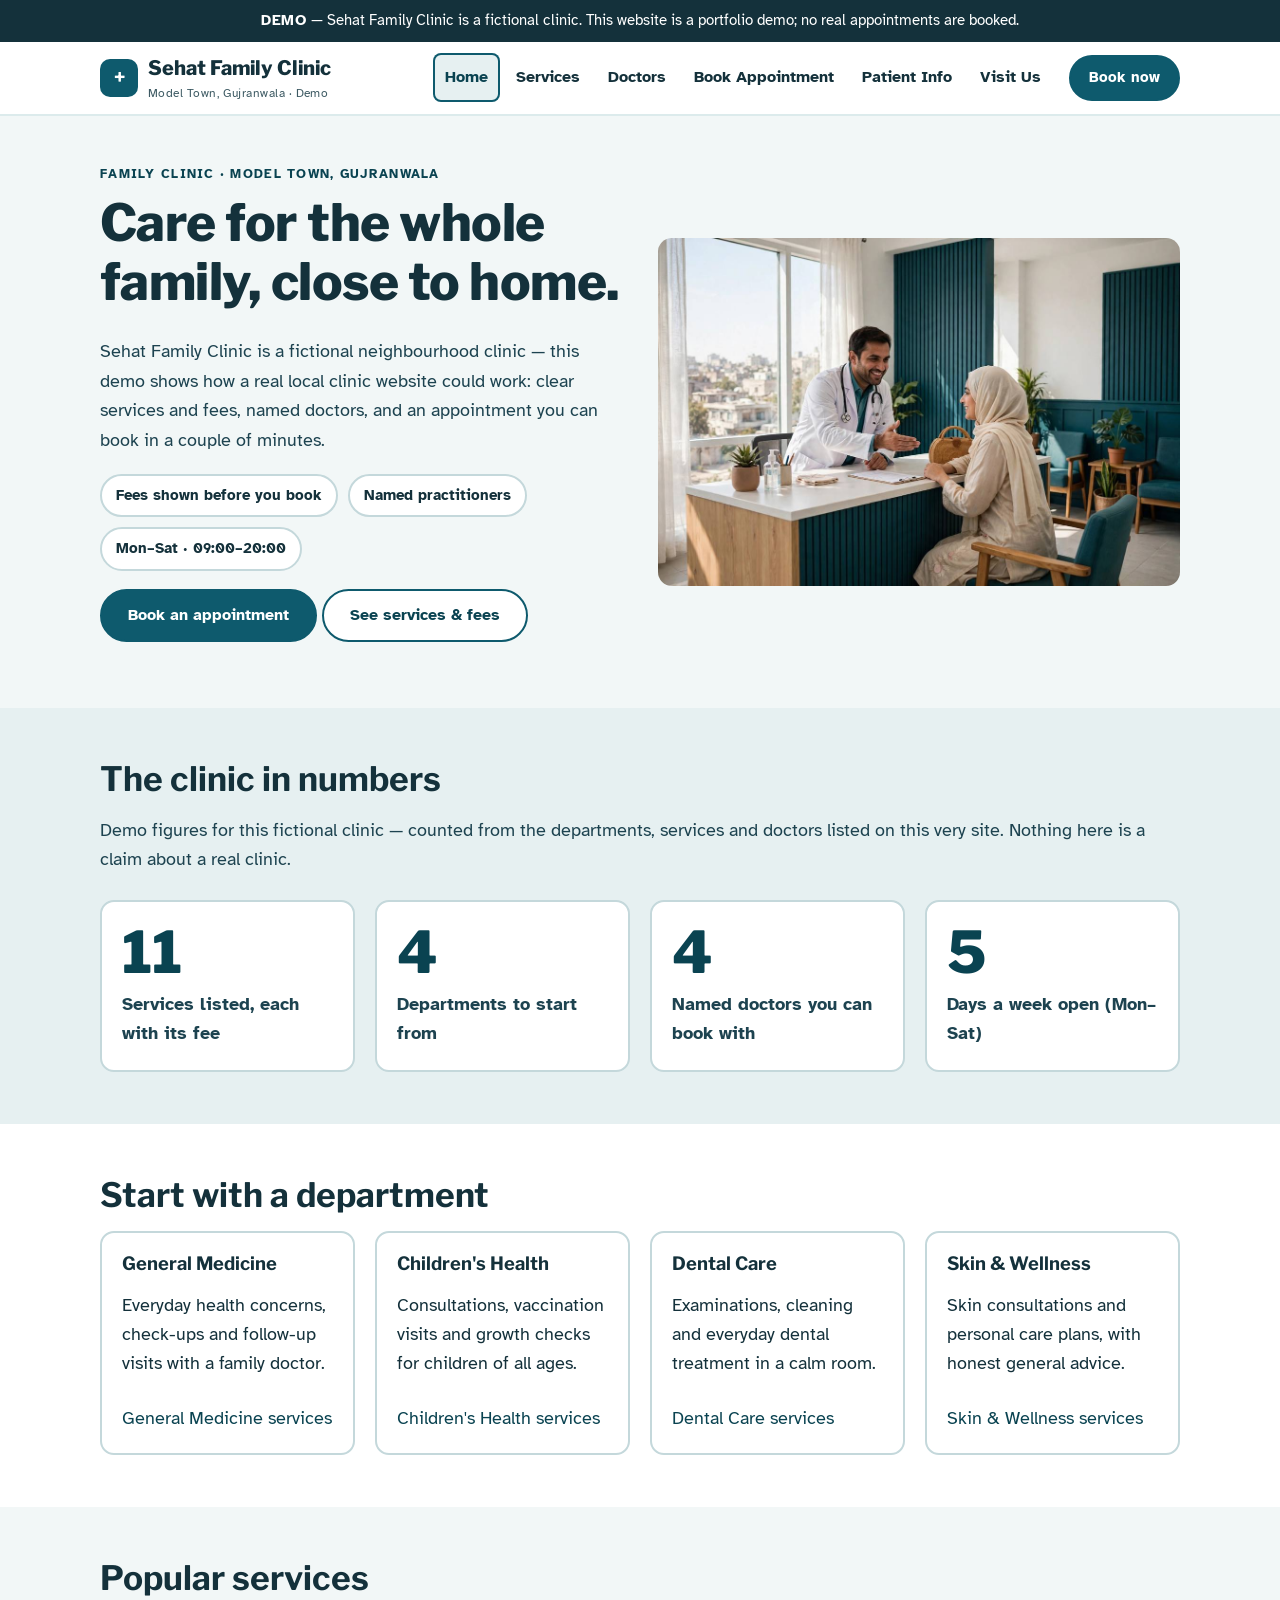
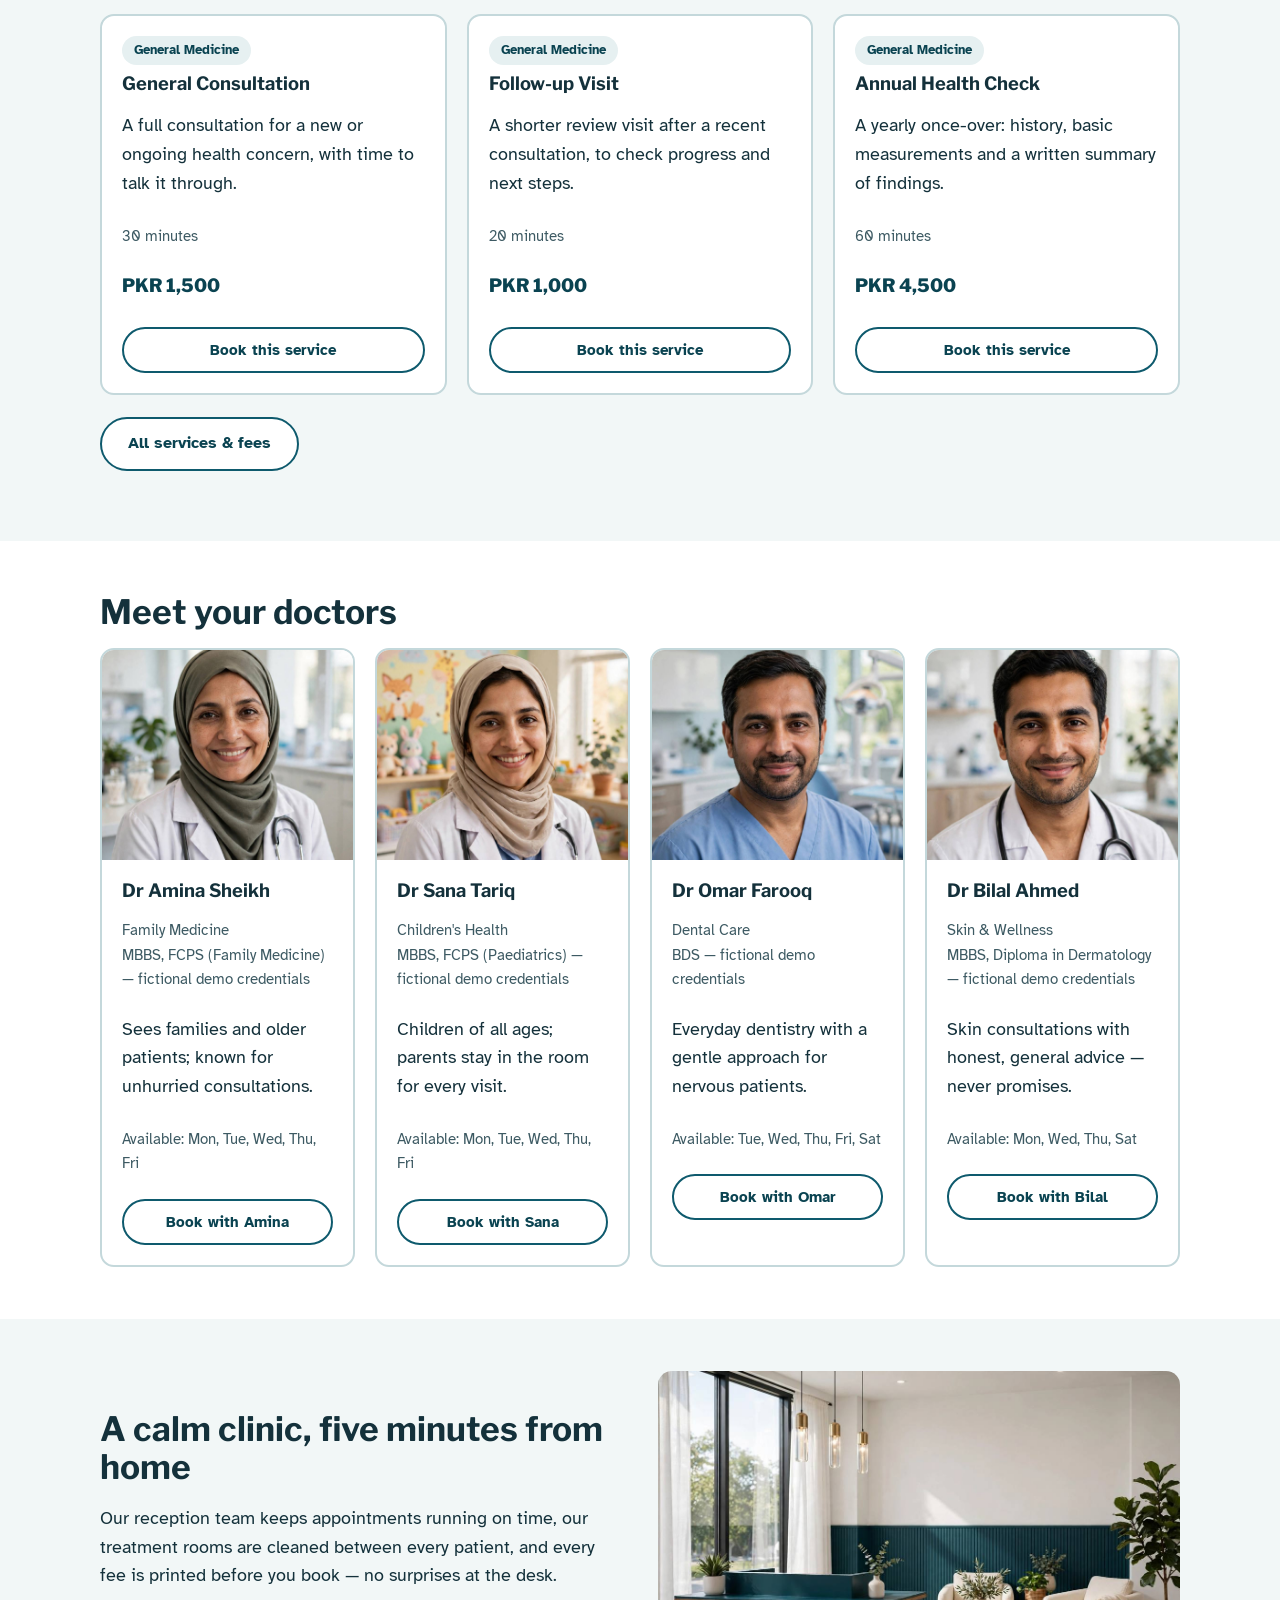
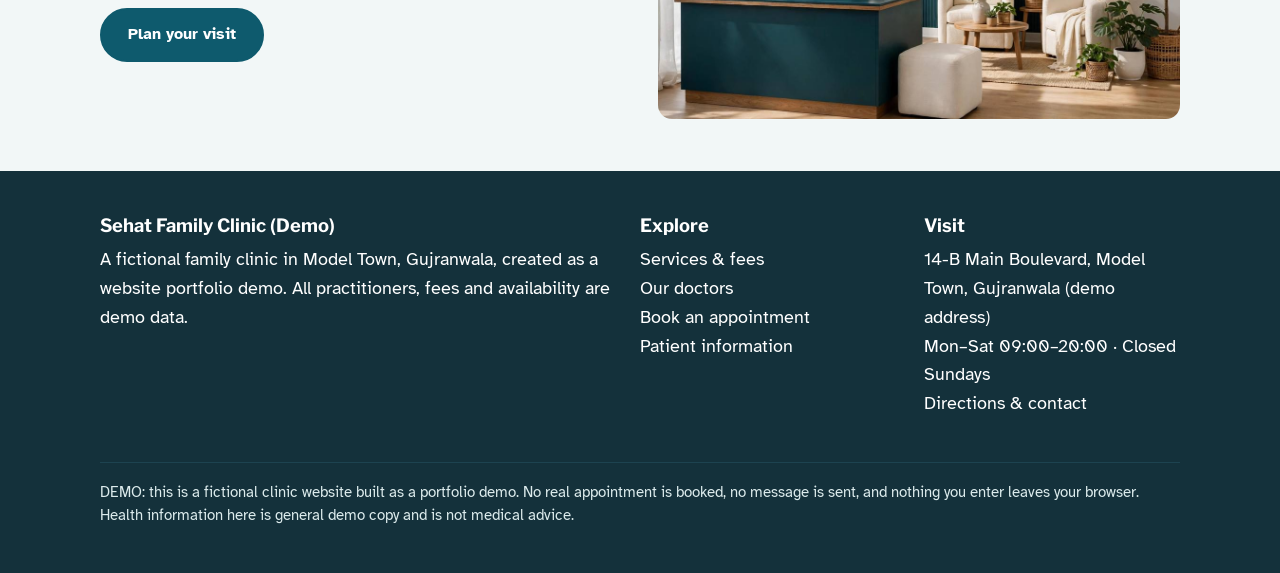
<file: index.html>
<!DOCTYPE html>
<html lang="en">
<head>
<meta charset="UTF-8">
<meta name="viewport" content="width=device-width, initial-scale=1">
<title>Sehat Family Clinic (Demo) — Family Clinic in Gujranwala</title>
<meta name="description" content="Fictional family clinic demo in Model Town, Gujranwala: services, doctors and a working demo appointment booking.">
<link rel="icon" href="assets/favicon.svg" type="image/svg+xml">
<link rel="stylesheet" href="assets/fonts/fonts.css">
<link rel="stylesheet" href="css/style.css">
<script>document.documentElement.classList.add('js');</script>
<script type="application/ld+json">{"@context":"https://schema.org","@type":"MedicalClinic","name":"Sehat Family Clinic (Demo)","description":"Fictional family clinic website demo in Gujranwala with online appointment booking demo.","address":{"@type":"PostalAddress","streetAddress":"14-B Main Boulevard, Model Town","addressLocality":"Gujranwala","addressCountry":"PK"},"openingHours":"Mo-Sa 09:00-20:00","medicalSpecialty":["GeneralPractice","Pediatric","Dentistry","Dermatology"]}</script>
</head>
<body>
<a class="skip-link" href="#main">Skip to main content</a>
<div class="demo-ribbon"><strong>DEMO</strong> — Sehat Family Clinic is a fictional clinic. This website is a portfolio demo; no real appointments are booked.</div>
<header class="site-header"><div class="wrap header-in">
<a class="logo" href="index.html"><span class="logo-mark" aria-hidden="true">+</span><span>Sehat Family Clinic<small>Model Town, Gujranwala · Demo</small></span></a>
<nav class="main-nav" id="main-nav" aria-label="Main"><ul>
<li><a href="index.html" aria-current="page">Home</a></li>
<li><a href="services.html">Services</a></li>
<li><a href="doctors.html">Doctors</a></li>
<li><a href="booking.html">Book Appointment</a></li>
<li><a href="info.html">Patient Info</a></li>
<li><a href="visit.html">Visit Us</a></li>
</ul></nav>
<a class="btn small" href="booking.html">Book now</a>
<button class="nav-toggle" type="button" aria-expanded="false" aria-controls="main-nav" aria-label="Open menu"><svg viewBox="0 0 24 24" width="20" height="20" fill="none" stroke="currentColor" stroke-width="2.2" stroke-linecap="round" aria-hidden="true"><path d="M4 7h16M4 12h16M4 17h16"/></svg>Menu</button>
</div></header>
<main id="main">

<section class="hero"><div class="wrap hero-grid">
<div class="reveal"><p class="eyebrow">Family clinic · Model Town, Gujranwala</p>
<h1>Care for the whole family, close to home.</h1>
<p class="lede">Sehat Family Clinic is a fictional neighbourhood clinic — this demo shows how a real local clinic website could work: clear services and fees, named doctors, and an appointment you can book in a couple of minutes.</p>
<div class="trust-row"><span class="trust-chip">Fees shown before you book</span><span class="trust-chip">Named practitioners</span><span class="trust-chip">Mon–Sat · 09:00–20:00</span></div>
<p><a class="btn" href="booking.html">Book an appointment</a> <a class="btn secondary" href="services.html">See services &amp; fees</a></p>
</div>
<div class="hero-img reveal"><img class="hero-frame is-first" src="assets/hero.jpg" alt="Doctor greeting a patient in the bright waiting area of Sehat Family Clinic (demo photo)"><img class="hero-frame" src="assets/consultation.jpg" alt="" aria-hidden="true"><img class="hero-frame" src="assets/treatment.jpg" alt="" aria-hidden="true"></div>
</div></section>
<section class="section stats-band"><div class="wrap">
<h2 class="reveal">The clinic in numbers</h2>
<p class="lede">Demo figures for this fictional clinic — counted from the departments, services and doctors listed on this very site. Nothing here is a claim about a real clinic.</p>
<div class="stats-grid">
<div class="stat reveal"><span class="stat-num" data-count="12">12</span><span class="stat-label">Services listed, each with its fee</span></div>
<div class="stat reveal"><span class="stat-num" data-count="4">4</span><span class="stat-label">Departments to start from</span></div>
<div class="stat reveal"><span class="stat-num" data-count="4">4</span><span class="stat-label">Named doctors you can book with</span></div>
<div class="stat reveal"><span class="stat-num" data-count="6">6</span><span class="stat-label">Days a week open (Mon–Sat)</span></div>
</div>
</div></section>
<section class="section"><div class="wrap">
<h2 class="reveal">Start with a department</h2>
<div class="grid cols-4">
<article class="card reveal"><div class="card-body"><h3>General Medicine</h3><p>Everyday health concerns, check-ups and follow-up visits with a family doctor.</p><a href="services.html">General Medicine services</a></div></article>
<article class="card reveal"><div class="card-body"><h3>Children's Health</h3><p>Consultations, vaccination visits and growth checks for children of all ages.</p><a href="services.html">Children's Health services</a></div></article>
<article class="card reveal"><div class="card-body"><h3>Dental Care</h3><p>Examinations, cleaning and everyday dental treatment in a calm room.</p><a href="services.html">Dental Care services</a></div></article>
<article class="card reveal"><div class="card-body"><h3>Skin &amp; Wellness</h3><p>Skin consultations and personal care plans, with honest general advice.</p><a href="services.html">Skin &amp; Wellness services</a></div></article>
</div></div></section>
<section class="section alt"><div class="wrap">
<h2 class="reveal">Popular services</h2>
<div class="grid cols-3" data-services="3"></div>
<p style="margin-top:22px"><a class="btn secondary" href="services.html">All services &amp; fees</a></p>
</div></section>
<section class="section"><div class="wrap">
<h2 class="reveal">Meet your doctors</h2>
<div class="grid cols-4" data-doctors></div>
</div></section>
<section class="section alt"><div class="wrap hero-grid">
<div class="reveal"><h2>A calm clinic, five minutes from home</h2><p>Our reception team keeps appointments running on time, our treatment rooms are cleaned between every patient, and every fee is printed before you book — no surprises at the desk.</p><p><a class="btn" href="visit.html">Plan your visit</a></p></div>
<div class="hero-img reveal"><img src="assets/reception.jpg" alt="The bright reception area of Sehat Family Clinic (demo photo)"></div>
</div></section>
</main>
<footer class="site-footer"><div class="wrap">
<div class="footer-grid">
<div><h3>Sehat Family Clinic (Demo)</h3><p>A fictional family clinic in Model Town, Gujranwala, created as a website portfolio demo. All practitioners, fees and availability are demo data.</p></div>
<div><h3>Explore</h3><p><a href="services.html">Services &amp; fees</a><br><a href="doctors.html">Our doctors</a><br><a href="booking.html">Book an appointment</a><br><a href="info.html">Patient information</a></p></div>
<div><h3>Visit</h3><p>14-B Main Boulevard, Model Town, Gujranwala (demo address)<br>Mon–Sat 09:00–20:00 · Closed Sundays<br><a href="visit.html">Directions &amp; contact</a></p></div>
</div>
<p class="footer-note">DEMO: this is a fictional clinic website built as a portfolio demo. No real appointment is booked, no message is sent, and nothing you enter leaves your browser. Health information here is general demo copy and is not medical advice.</p>
</div></footer>
<script src="js/data.js"></script>
<script src="js/logic.js"></script>
<script src="js/analytics.js"></script>
<script src="js/render.js"></script>
<script src="js/main.js"></script>
<script defer src="assets/vendor/gsap.min.js"></script>
<script defer src="assets/vendor/ScrollTrigger.min.js"></script>
<script defer src="js/premium-index.js"></script>
</body>
</html>
</file>
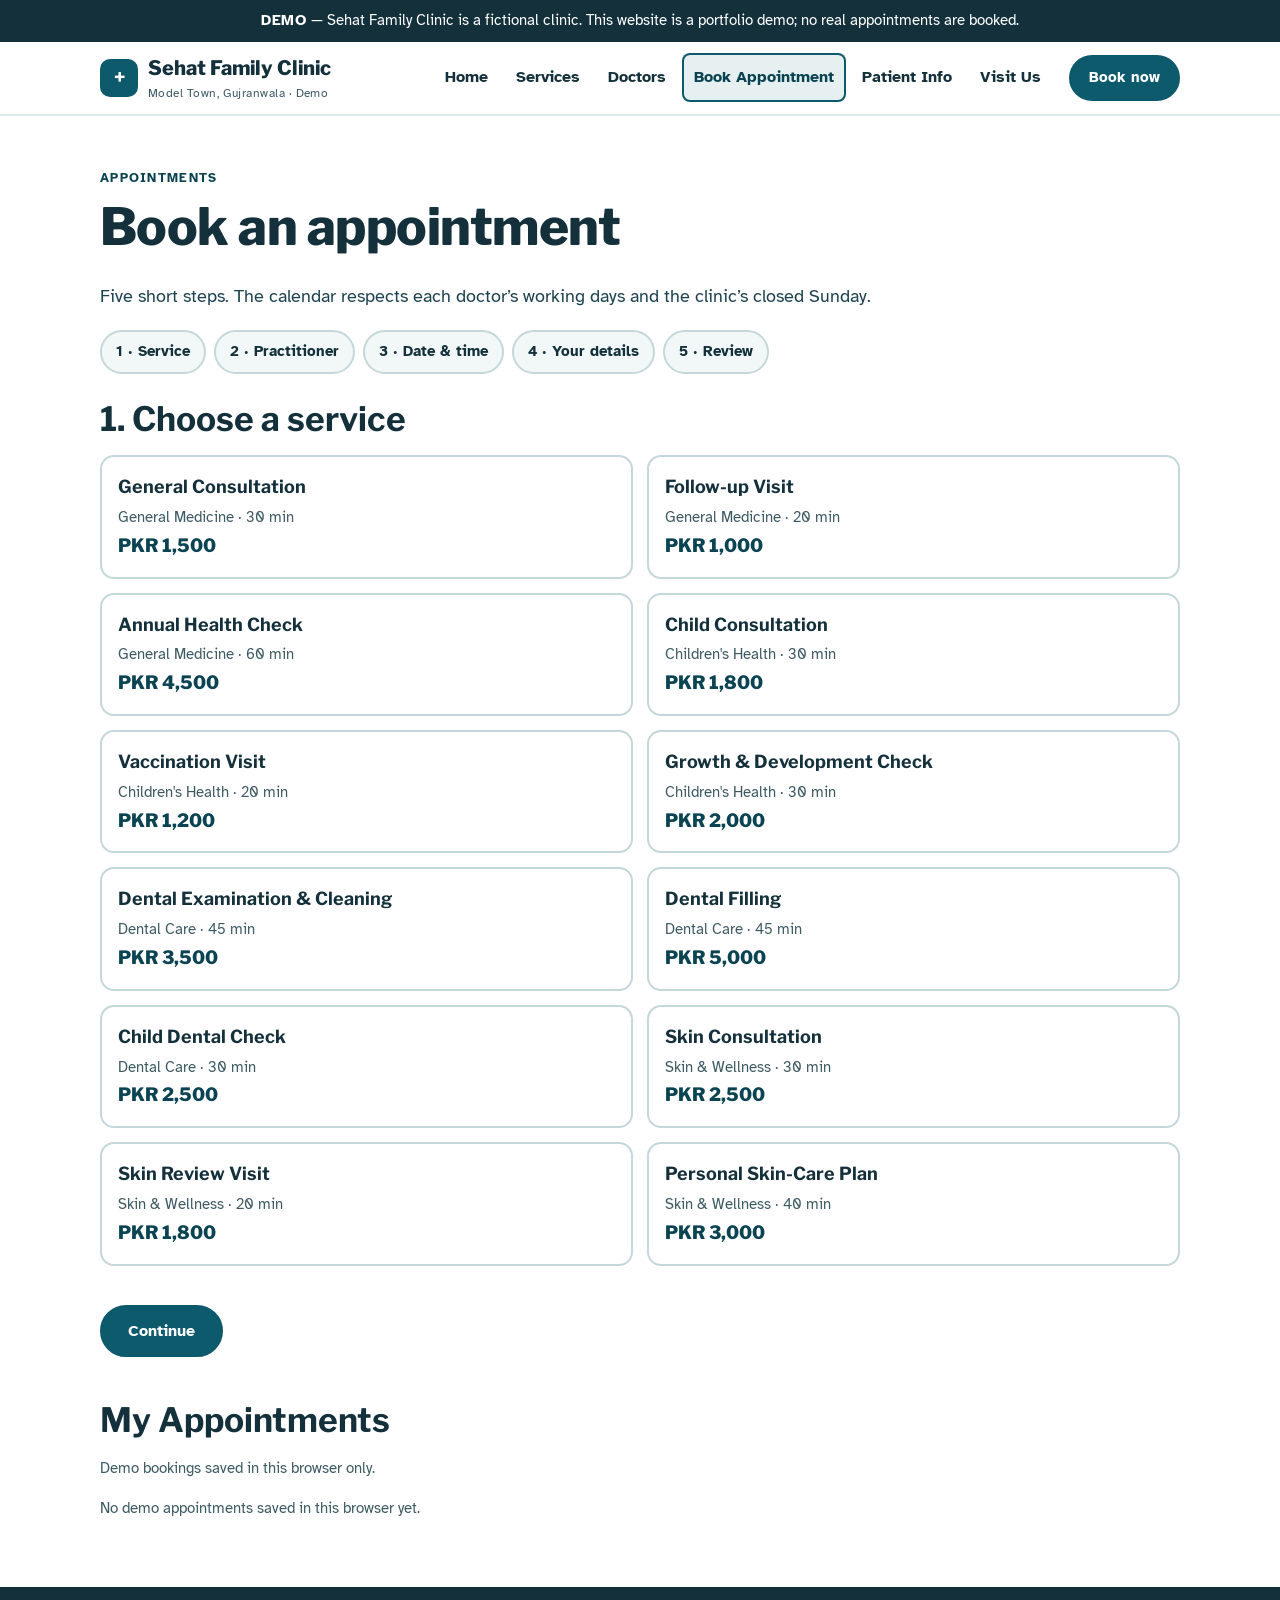
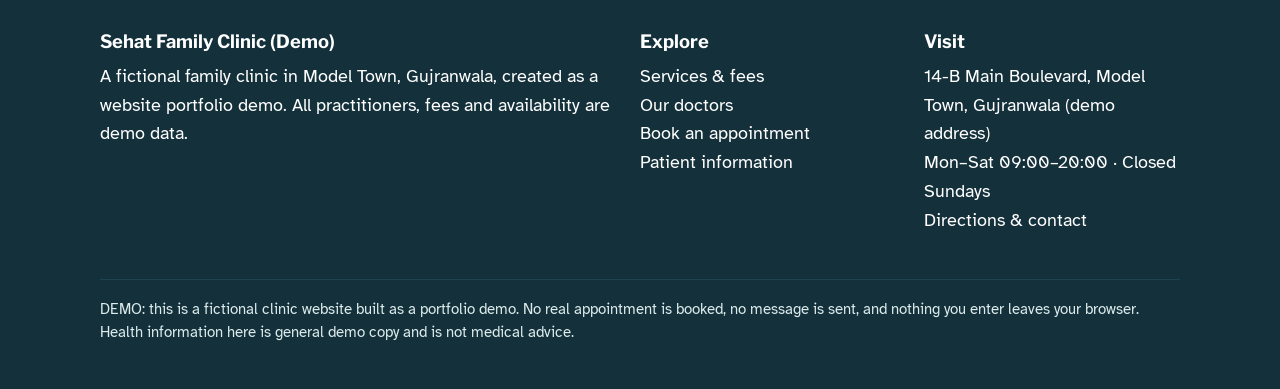
<file: booking.html>
<!DOCTYPE html>
<html lang="en">
<head>
<meta charset="UTF-8">
<meta name="viewport" content="width=device-width, initial-scale=1">
<title>Book an Appointment — Sehat Family Clinic (Demo)</title>
<meta name="description" content="Book a demo appointment: choose a service, practitioner, date and time. Demo only — no real appointment is booked.">
<link rel="icon" href="assets/favicon.svg" type="image/svg+xml">
<link rel="stylesheet" href="assets/fonts/fonts.css">
<link rel="stylesheet" href="css/style.css">
<script>document.documentElement.classList.add('js');</script>
</head>
<body>
<a class="skip-link" href="#main">Skip to main content</a>
<div class="demo-ribbon"><strong>DEMO</strong> — Sehat Family Clinic is a fictional clinic. This website is a portfolio demo; no real appointments are booked.</div>
<header class="site-header"><div class="wrap header-in">
<a class="logo" href="index.html"><span class="logo-mark" aria-hidden="true">+</span><span>Sehat Family Clinic<small>Model Town, Gujranwala · Demo</small></span></a>
<nav class="main-nav" id="main-nav" aria-label="Main"><ul>
<li><a href="index.html">Home</a></li>
<li><a href="services.html">Services</a></li>
<li><a href="doctors.html">Doctors</a></li>
<li><a href="booking.html" aria-current="page">Book Appointment</a></li>
<li><a href="info.html">Patient Info</a></li>
<li><a href="visit.html">Visit Us</a></li>
</ul></nav>
<a class="btn small" href="booking.html">Book now</a>
<button class="nav-toggle" type="button" aria-expanded="false" aria-controls="main-nav" aria-label="Open menu"><svg viewBox="0 0 24 24" width="20" height="20" fill="none" stroke="currentColor" stroke-width="2.2" stroke-linecap="round" aria-hidden="true"><path d="M4 7h16M4 12h16M4 17h16"/></svg>Menu</button>
</div></header>
<main id="main">

<section class="section"><div class="wrap">
<p class="eyebrow">Appointments</p><h1>Book an appointment</h1>
<p class="lede">Five short steps. The calendar respects each doctor’s working days and the clinic’s closed Sunday.</p>
<div data-booking>
<ol class="steps"><li>1 · Service</li><li>2 · Practitioner</li><li>3 · Date &amp; time</li><li>4 · Your details</li><li>5 · Review</li></ol>
<section data-step="1"><h2>1. Choose a service</h2><div class="pick-grid" data-booking-services></div><p class="error-text" data-step-error="1" aria-live="polite"></p><p><button type="button" class="btn" data-next>Continue</button></p></section>
<section data-step="2" hidden><h2>2. Choose a practitioner</h2><div class="pick-grid" data-booking-doctors></div><p class="error-text" data-step-error="2" aria-live="polite"></p><p><button type="button" class="btn secondary" data-back>Back</button> <button type="button" class="btn" data-next>Continue</button></p></section>
<section data-step="3" hidden><h2>3. Choose a date &amp; time</h2>
<div class="field"><label for="appt-date">Appointment date</label><input type="date" id="appt-date" data-booking-date><p class="hint">Open Monday–Saturday, 09:00–20:00. Closed Sundays.</p></div>
<p class="meta" data-slot-note aria-live="polite"></p>
<div class="slot-grid" data-booking-slots></div>
<p class="error-text" data-step-error="3" aria-live="polite"></p>
<p><button type="button" class="btn secondary" data-back>Back</button> <button type="button" class="btn" data-next>Continue</button></p></section>
<section data-step="4" hidden><h2>4. Patient details</h2>
<div class="field"><label for="p-name">Patient full name</label><input type="text" id="p-name" data-patient-name autocomplete="name" placeholder="e.g. Fatima Khan"><p class="error-text" data-error-for="name" aria-live="polite"></p></div>
<div class="field"><label for="p-phone">Mobile number</label><input type="tel" id="p-phone" data-patient-phone autocomplete="tel" placeholder="e.g. 0321 1234567"><p class="hint">A Pakistani mobile number, so the clinic could confirm your visit.</p><p class="error-text" data-error-for="phone" aria-live="polite"></p></div>
<div class="field"><label for="p-note">Note for the doctor (optional)</label><textarea id="p-note" data-patient-note placeholder="Anything brief the doctor should know before the visit"></textarea></div>
<p><button type="button" class="btn secondary" data-back>Back</button> <button type="button" class="btn" data-next>Review booking</button></p></section>
<section data-step="5" hidden><h2>5. Review &amp; confirm</h2><div class="panel" data-review></div>
<p style="margin-top:18px"><button type="button" class="btn secondary" data-back>Back</button> <button type="button" class="btn" data-confirm>Confirm demo appointment</button></p></section>
<div class="success" data-confirmation hidden></div>
</div>
<section style="margin-top:44px"><h2>My Appointments</h2><p class="meta">Demo bookings saved in this browser only.</p><div class="grid cols-2" data-my-appointments></div></section>
</div></section>
</main>
<footer class="site-footer"><div class="wrap">
<div class="footer-grid">
<div><h3>Sehat Family Clinic (Demo)</h3><p>A fictional family clinic in Model Town, Gujranwala, created as a website portfolio demo. All practitioners, fees and availability are demo data.</p></div>
<div><h3>Explore</h3><p><a href="services.html">Services &amp; fees</a><br><a href="doctors.html">Our doctors</a><br><a href="booking.html">Book an appointment</a><br><a href="info.html">Patient information</a></p></div>
<div><h3>Visit</h3><p>14-B Main Boulevard, Model Town, Gujranwala (demo address)<br>Mon–Sat 09:00–20:00 · Closed Sundays<br><a href="visit.html">Directions &amp; contact</a></p></div>
</div>
<p class="footer-note">DEMO: this is a fictional clinic website built as a portfolio demo. No real appointment is booked, no message is sent, and nothing you enter leaves your browser. Health information here is general demo copy and is not medical advice.</p>
</div></footer>
<script src="js/data.js"></script>
<script src="js/logic.js"></script>
<script src="js/analytics.js"></script>
<script src="js/render.js"></script>
<script src="js/main.js"></script>
<script src="js/booking.js"></script>
</body>
</html>
</file>
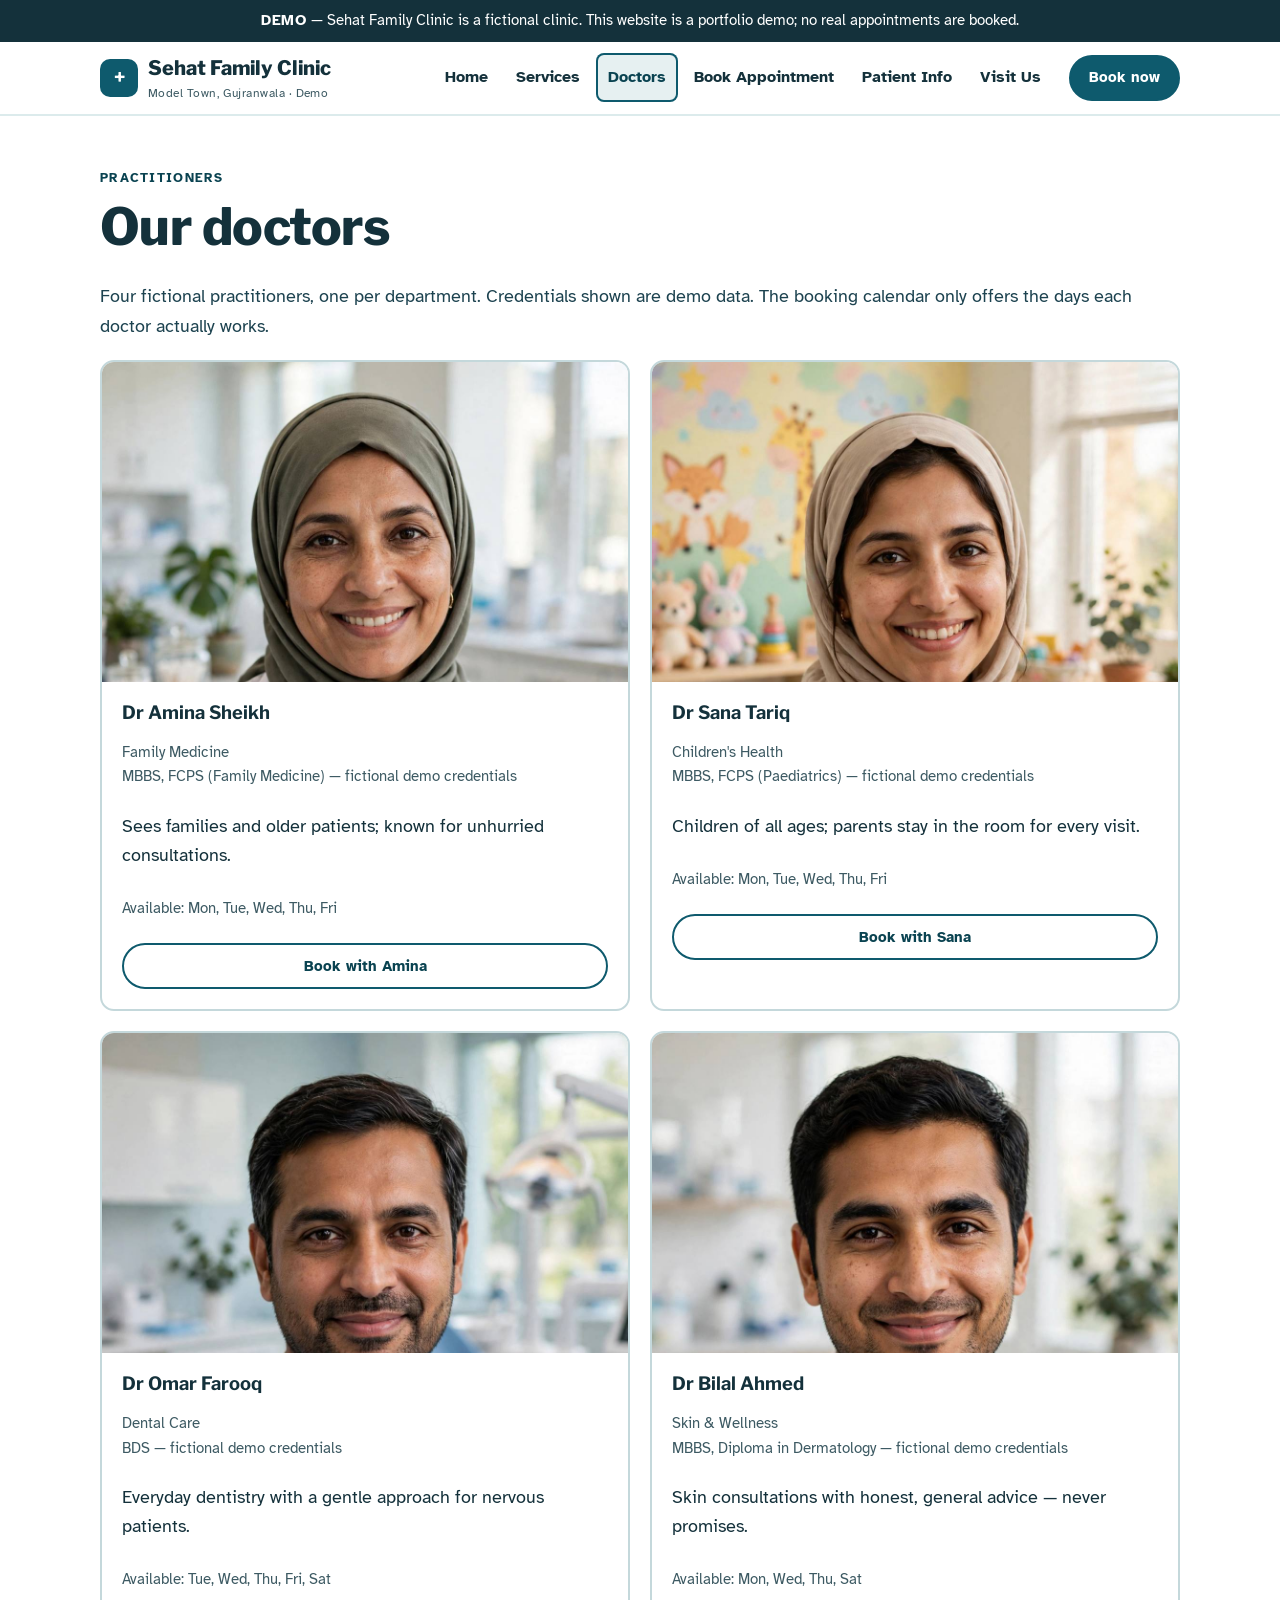
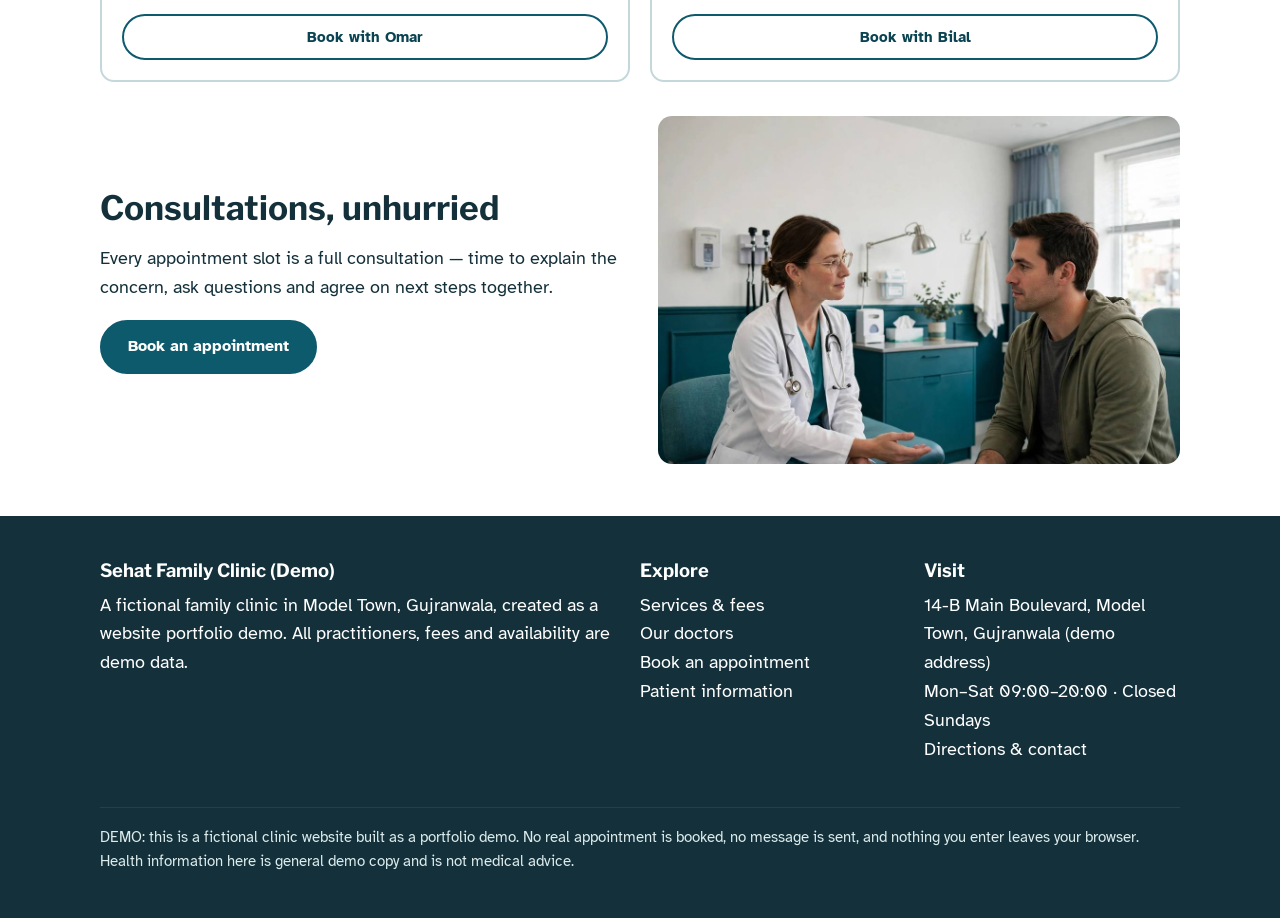
<file: doctors.html>
<!DOCTYPE html>
<html lang="en">
<head>
<meta charset="UTF-8">
<meta name="viewport" content="width=device-width, initial-scale=1">
<title>Our Doctors — Sehat Family Clinic (Demo)</title>
<meta name="description" content="Meet the fictional practitioners of Sehat Family Clinic (demo): specialities, demo credentials and the days each doctor is available.">
<link rel="icon" href="assets/favicon.svg" type="image/svg+xml">
<link rel="stylesheet" href="assets/fonts/fonts.css">
<link rel="stylesheet" href="css/style.css">
<script>document.documentElement.classList.add('js');</script>
</head>
<body>
<a class="skip-link" href="#main">Skip to main content</a>
<div class="demo-ribbon"><strong>DEMO</strong> — Sehat Family Clinic is a fictional clinic. This website is a portfolio demo; no real appointments are booked.</div>
<header class="site-header"><div class="wrap header-in">
<a class="logo" href="index.html"><span class="logo-mark" aria-hidden="true">+</span><span>Sehat Family Clinic<small>Model Town, Gujranwala · Demo</small></span></a>
<nav class="main-nav" id="main-nav" aria-label="Main"><ul>
<li><a href="index.html">Home</a></li>
<li><a href="services.html">Services</a></li>
<li><a href="doctors.html" aria-current="page">Doctors</a></li>
<li><a href="booking.html">Book Appointment</a></li>
<li><a href="info.html">Patient Info</a></li>
<li><a href="visit.html">Visit Us</a></li>
</ul></nav>
<a class="btn small" href="booking.html">Book now</a>
<button class="nav-toggle" type="button" aria-expanded="false" aria-controls="main-nav" aria-label="Open menu"><svg viewBox="0 0 24 24" width="20" height="20" fill="none" stroke="currentColor" stroke-width="2.2" stroke-linecap="round" aria-hidden="true"><path d="M4 7h16M4 12h16M4 17h16"/></svg>Menu</button>
</div></header>
<main id="main">

<section class="section"><div class="wrap">
<p class="eyebrow">Practitioners</p><h1>Our doctors</h1>
<p class="lede">Four fictional practitioners, one per department. Credentials shown are demo data. The booking calendar only offers the days each doctor actually works.</p>
<div class="grid cols-2" data-doctors data-tall></div>
<div class="hero-grid" style="margin-top:34px">
<div class="reveal"><h2>Consultations, unhurried</h2><p>Every appointment slot is a full consultation — time to explain the concern, ask questions and agree on next steps together.</p><p><a class="btn" href="booking.html">Book an appointment</a></p></div>
<div class="hero-img reveal"><img src="assets/consultation.jpg" alt="A doctor consulting with a patient in a bright examination room (demo photo)"></div>
</div>
</div></section>
</main>
<footer class="site-footer"><div class="wrap">
<div class="footer-grid">
<div><h3>Sehat Family Clinic (Demo)</h3><p>A fictional family clinic in Model Town, Gujranwala, created as a website portfolio demo. All practitioners, fees and availability are demo data.</p></div>
<div><h3>Explore</h3><p><a href="services.html">Services &amp; fees</a><br><a href="doctors.html">Our doctors</a><br><a href="booking.html">Book an appointment</a><br><a href="info.html">Patient information</a></p></div>
<div><h3>Visit</h3><p>14-B Main Boulevard, Model Town, Gujranwala (demo address)<br>Mon–Sat 09:00–20:00 · Closed Sundays<br><a href="visit.html">Directions &amp; contact</a></p></div>
</div>
<p class="footer-note">DEMO: this is a fictional clinic website built as a portfolio demo. No real appointment is booked, no message is sent, and nothing you enter leaves your browser. Health information here is general demo copy and is not medical advice.</p>
</div></footer>
<script src="js/data.js"></script>
<script src="js/logic.js"></script>
<script src="js/analytics.js"></script>
<script src="js/render.js"></script>
<script src="js/main.js"></script>
</body>
</html>
</file>
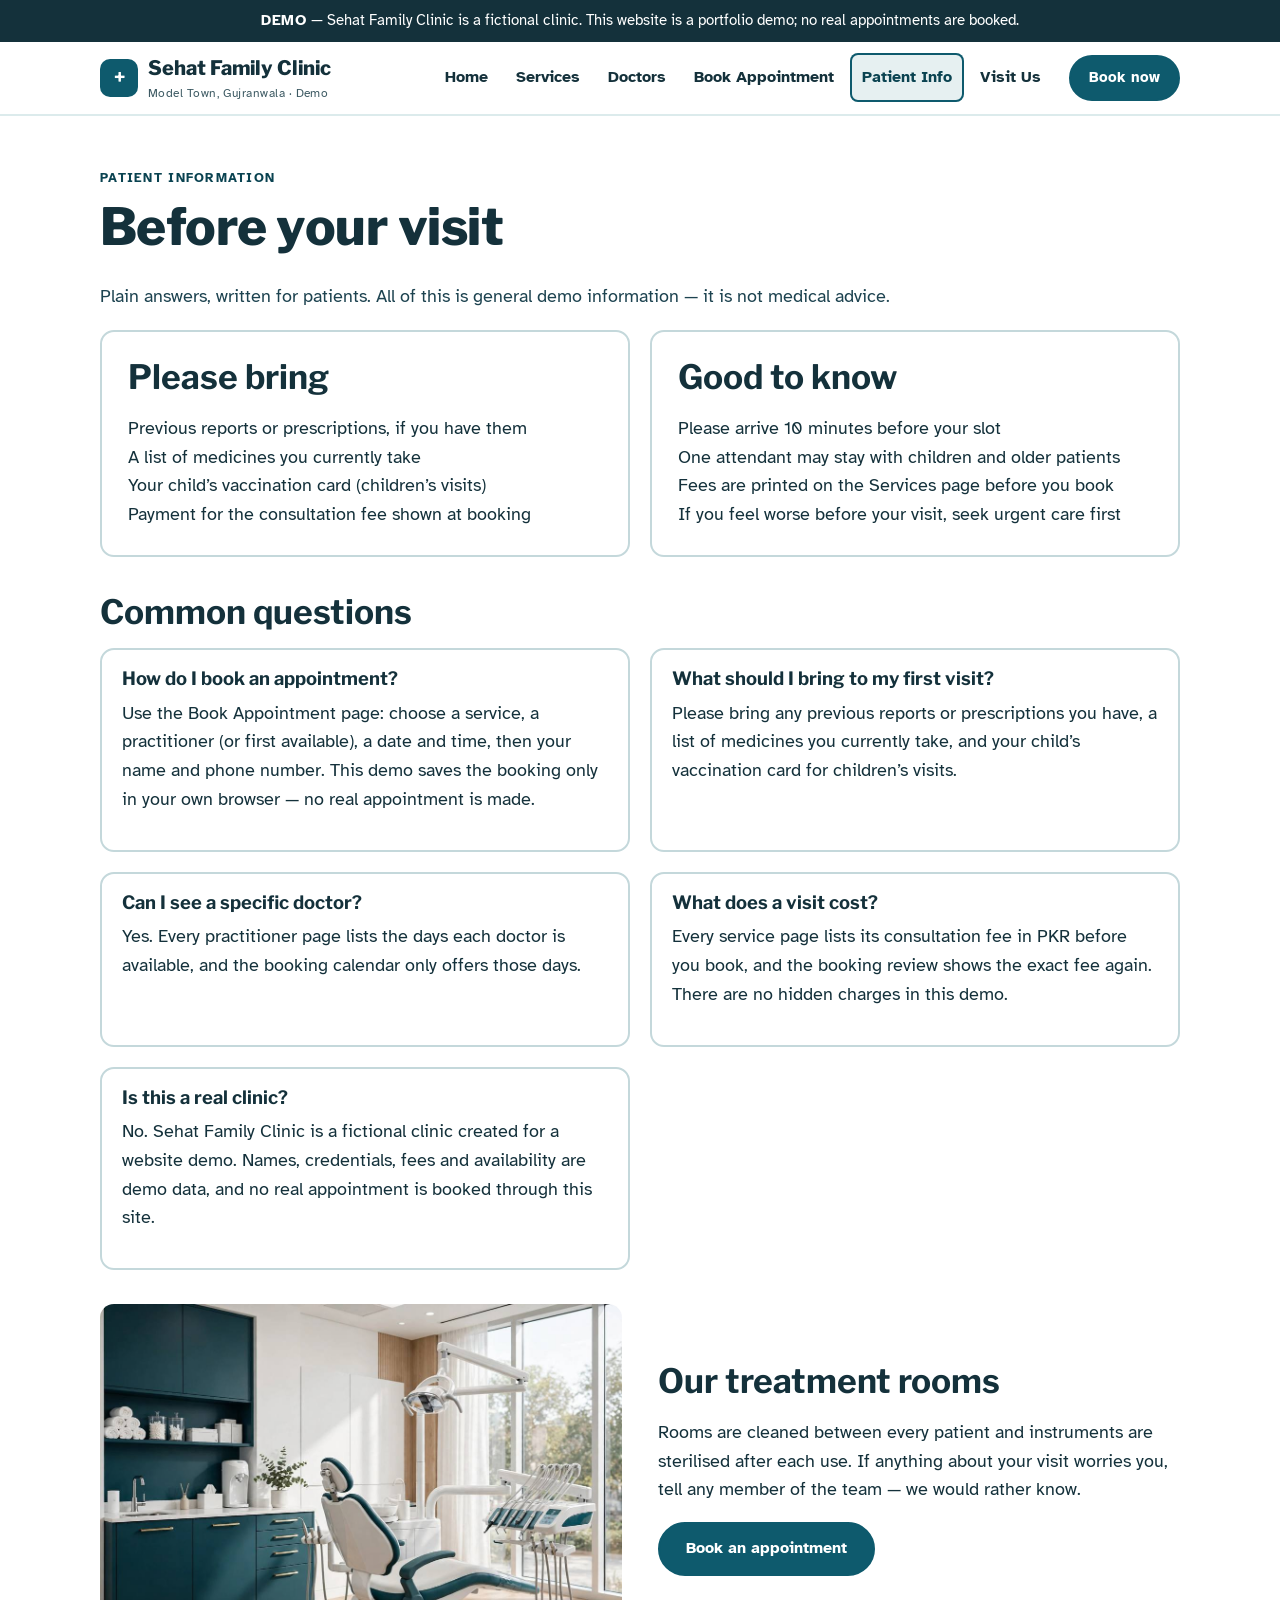
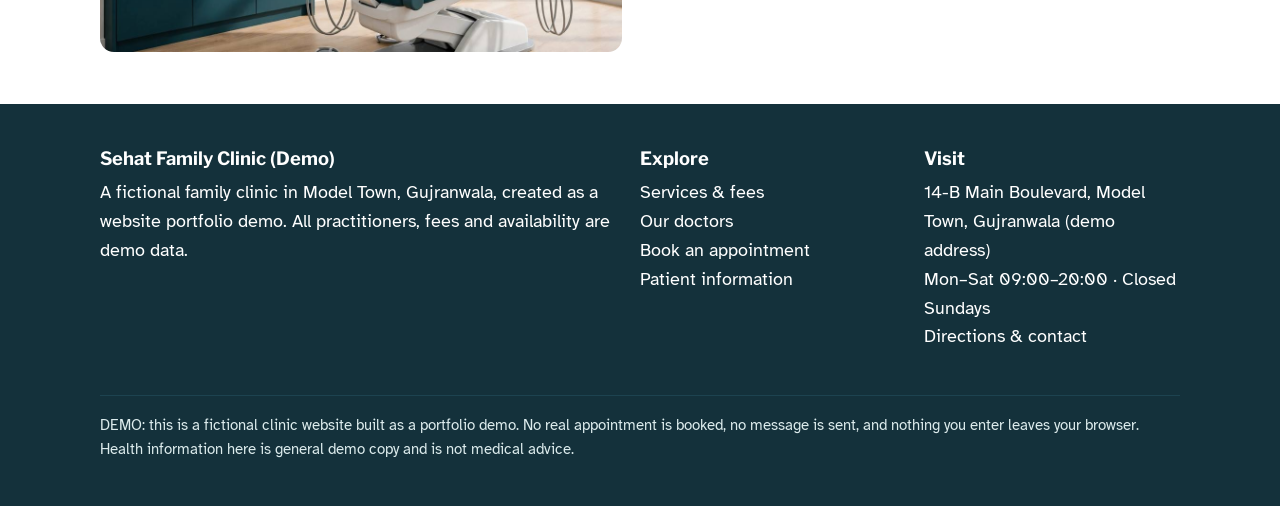
<file: info.html>
<!DOCTYPE html>
<html lang="en">
<head>
<meta charset="UTF-8">
<meta name="viewport" content="width=device-width, initial-scale=1">
<title>Patient Info & FAQ — Sehat Family Clinic (Demo)</title>
<meta name="description" content="What to bring, how booking works, fees and answers to common questions at the fictional Sehat Family Clinic (demo).">
<link rel="icon" href="assets/favicon.svg" type="image/svg+xml">
<link rel="stylesheet" href="assets/fonts/fonts.css">
<link rel="stylesheet" href="css/style.css">
<script>document.documentElement.classList.add('js');</script>
</head>
<body>
<a class="skip-link" href="#main">Skip to main content</a>
<div class="demo-ribbon"><strong>DEMO</strong> — Sehat Family Clinic is a fictional clinic. This website is a portfolio demo; no real appointments are booked.</div>
<header class="site-header"><div class="wrap header-in">
<a class="logo" href="index.html"><span class="logo-mark" aria-hidden="true">+</span><span>Sehat Family Clinic<small>Model Town, Gujranwala · Demo</small></span></a>
<nav class="main-nav" id="main-nav" aria-label="Main"><ul>
<li><a href="index.html">Home</a></li>
<li><a href="services.html">Services</a></li>
<li><a href="doctors.html">Doctors</a></li>
<li><a href="booking.html">Book Appointment</a></li>
<li><a href="info.html" aria-current="page">Patient Info</a></li>
<li><a href="visit.html">Visit Us</a></li>
</ul></nav>
<a class="btn small" href="booking.html">Book now</a>
<button class="nav-toggle" type="button" aria-expanded="false" aria-controls="main-nav" aria-label="Open menu"><svg viewBox="0 0 24 24" width="20" height="20" fill="none" stroke="currentColor" stroke-width="2.2" stroke-linecap="round" aria-hidden="true"><path d="M4 7h16M4 12h16M4 17h16"/></svg>Menu</button>
</div></header>
<main id="main">

<section class="section"><div class="wrap">
<p class="eyebrow">Patient information</p><h1>Before your visit</h1>
<p class="lede">Plain answers, written for patients. All of this is general demo information — it is not medical advice.</p>
<div class="grid cols-2">
<div class="panel reveal"><h2>Please bring</h2><ul><li>Previous reports or prescriptions, if you have them</li><li>A list of medicines you currently take</li><li>Your child’s vaccination card (children’s visits)</li><li>Payment for the consultation fee shown at booking</li></ul></div>
<div class="panel reveal"><h2>Good to know</h2><ul><li>Please arrive 10 minutes before your slot</li><li>One attendant may stay with children and older patients</li><li>Fees are printed on the Services page before you book</li><li>If you feel worse before your visit, seek urgent care first</li></ul></div>
</div>
<h2 style="margin-top:36px">Common questions</h2>
<div class="grid cols-2" data-faqs></div>
<div class="hero-grid" style="margin-top:34px">
<div class="hero-img reveal"><img src="assets/treatment.jpg" alt="A bright, clean dental treatment room (demo photo)"></div>
<div class="reveal"><h2>Our treatment rooms</h2><p>Rooms are cleaned between every patient and instruments are sterilised after each use. If anything about your visit worries you, tell any member of the team — we would rather know.</p><p><a class="btn" href="booking.html">Book an appointment</a></p></div>
</div>
</div></section>
</main>
<footer class="site-footer"><div class="wrap">
<div class="footer-grid">
<div><h3>Sehat Family Clinic (Demo)</h3><p>A fictional family clinic in Model Town, Gujranwala, created as a website portfolio demo. All practitioners, fees and availability are demo data.</p></div>
<div><h3>Explore</h3><p><a href="services.html">Services &amp; fees</a><br><a href="doctors.html">Our doctors</a><br><a href="booking.html">Book an appointment</a><br><a href="info.html">Patient information</a></p></div>
<div><h3>Visit</h3><p>14-B Main Boulevard, Model Town, Gujranwala (demo address)<br>Mon–Sat 09:00–20:00 · Closed Sundays<br><a href="visit.html">Directions &amp; contact</a></p></div>
</div>
<p class="footer-note">DEMO: this is a fictional clinic website built as a portfolio demo. No real appointment is booked, no message is sent, and nothing you enter leaves your browser. Health information here is general demo copy and is not medical advice.</p>
</div></footer>
<script src="js/data.js"></script>
<script src="js/logic.js"></script>
<script src="js/analytics.js"></script>
<script src="js/render.js"></script>
<script src="js/main.js"></script>
</body>
</html>
</file>
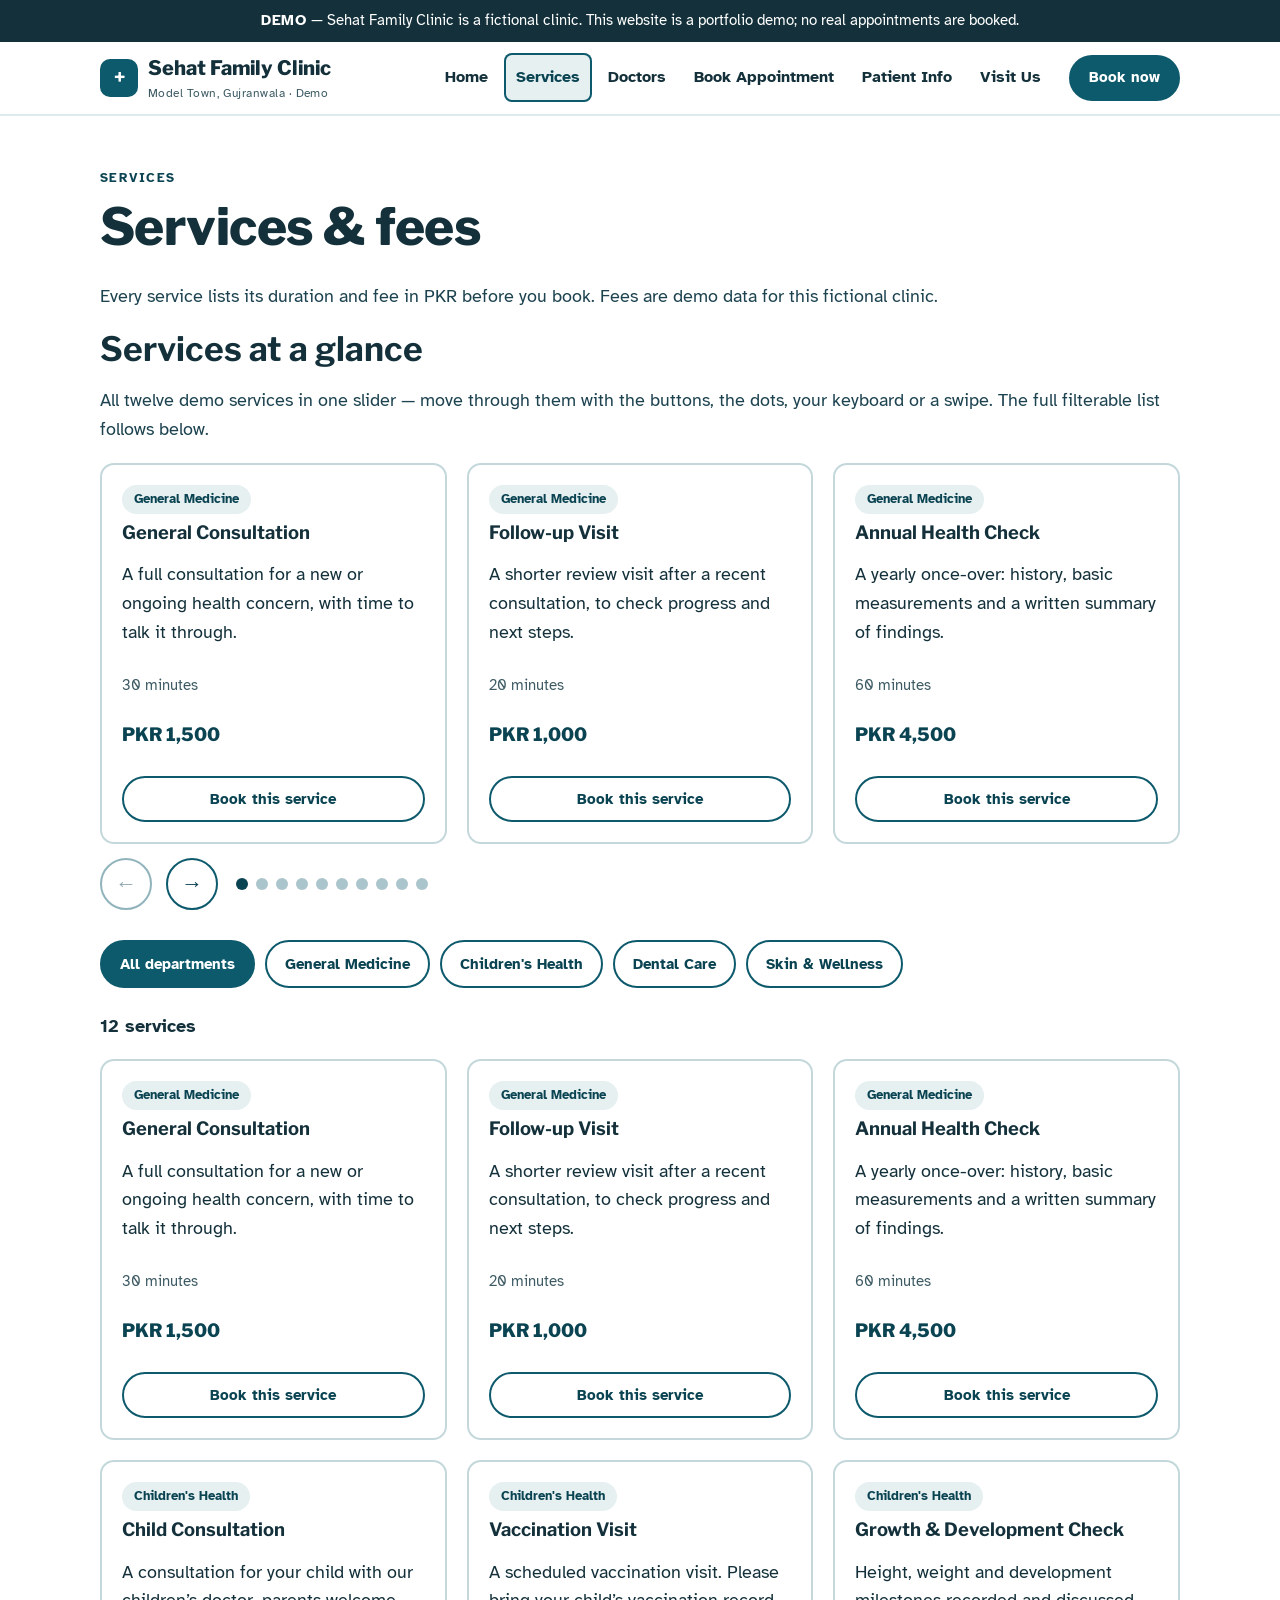
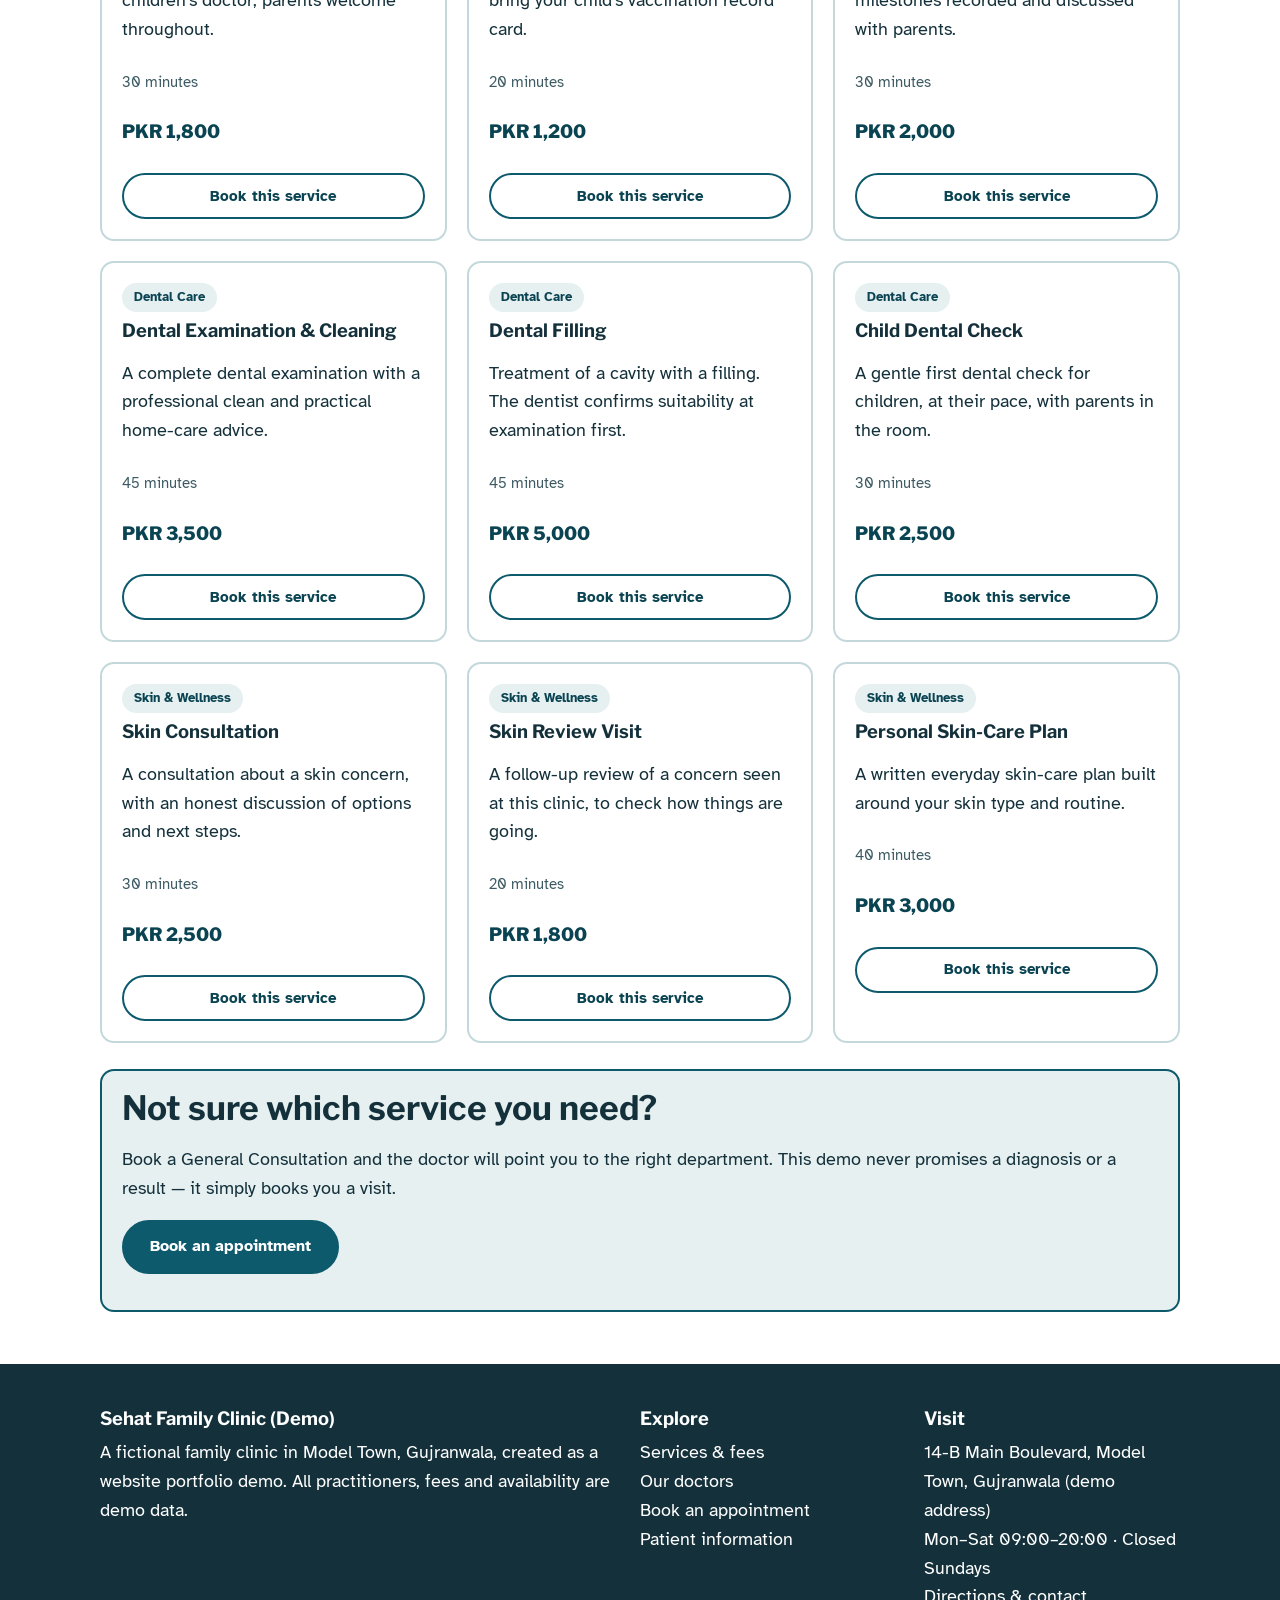
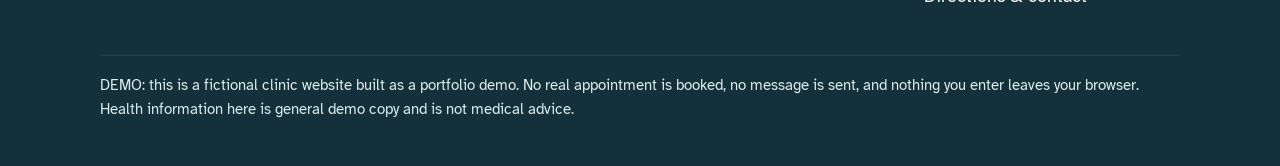
<file: services.html>
<!DOCTYPE html>
<html lang="en">
<head>
<meta charset="UTF-8">
<meta name="viewport" content="width=device-width, initial-scale=1">
<title>Services & Fees — Sehat Family Clinic (Demo)</title>
<meta name="description" content="All demo clinic services with durations and PKR fees: general medicine, children’s health, dental care and skin & wellness. Filter by department.">
<link rel="icon" href="assets/favicon.svg" type="image/svg+xml">
<link rel="stylesheet" href="assets/fonts/fonts.css">
<link rel="stylesheet" href="css/style.css">
<link rel="stylesheet" href="assets/vendor/swiper-bundle.min.css">
<script>document.documentElement.classList.add('js');</script>
</head>
<body>
<a class="skip-link" href="#main">Skip to main content</a>
<div class="demo-ribbon"><strong>DEMO</strong> — Sehat Family Clinic is a fictional clinic. This website is a portfolio demo; no real appointments are booked.</div>
<header class="site-header"><div class="wrap header-in">
<a class="logo" href="index.html"><span class="logo-mark" aria-hidden="true">+</span><span>Sehat Family Clinic<small>Model Town, Gujranwala · Demo</small></span></a>
<nav class="main-nav" id="main-nav" aria-label="Main"><ul>
<li><a href="index.html">Home</a></li>
<li><a href="services.html" aria-current="page">Services</a></li>
<li><a href="doctors.html">Doctors</a></li>
<li><a href="booking.html">Book Appointment</a></li>
<li><a href="info.html">Patient Info</a></li>
<li><a href="visit.html">Visit Us</a></li>
</ul></nav>
<a class="btn small" href="booking.html">Book now</a>
<button class="nav-toggle" type="button" aria-expanded="false" aria-controls="main-nav" aria-label="Open menu"><svg viewBox="0 0 24 24" width="20" height="20" fill="none" stroke="currentColor" stroke-width="2.2" stroke-linecap="round" aria-hidden="true"><path d="M4 7h16M4 12h16M4 17h16"/></svg>Menu</button>
</div></header>
<main id="main">

<section class="section"><div class="wrap">
<p class="eyebrow">Services</p><h1>Services &amp; fees</h1>
<p class="lede">Every service lists its duration and fee in PKR before you book. Fees are demo data for this fictional clinic.</p>
<h2>Services at a glance</h2>
<p class="lede">All twelve demo services in one slider — move through them with the buttons, the dots, your keyboard or a swipe. The full filterable list follows below.</p>
<div class="swiper svc-swiper"><div class="swiper-wrapper">
<div class="swiper-slide"><article class="card"><div class="card-body"><span class="badge">General Medicine</span><h3>General Consultation</h3><p>A full consultation for a new or ongoing health concern, with time to talk it through.</p><p class="meta">30 minutes</p><p class="price">PKR 1,500</p><a class="btn small secondary" href="booking.html?service=gen-consult">Book this service</a></div></article></div>
<div class="swiper-slide"><article class="card"><div class="card-body"><span class="badge">General Medicine</span><h3>Follow-up Visit</h3><p>A shorter review visit after a recent consultation, to check progress and next steps.</p><p class="meta">20 minutes</p><p class="price">PKR 1,000</p><a class="btn small secondary" href="booking.html?service=gen-follow">Book this service</a></div></article></div>
<div class="swiper-slide"><article class="card"><div class="card-body"><span class="badge">General Medicine</span><h3>Annual Health Check</h3><p>A yearly once-over: history, basic measurements and a written summary of findings.</p><p class="meta">60 minutes</p><p class="price">PKR 4,500</p><a class="btn small secondary" href="booking.html?service=gen-check">Book this service</a></div></article></div>
<div class="swiper-slide"><article class="card"><div class="card-body"><span class="badge">Children's Health</span><h3>Child Consultation</h3><p>A consultation for your child with our children’s doctor, parents welcome throughout.</p><p class="meta">30 minutes</p><p class="price">PKR 1,800</p><a class="btn small secondary" href="booking.html?service=child-consult">Book this service</a></div></article></div>
<div class="swiper-slide"><article class="card"><div class="card-body"><span class="badge">Children's Health</span><h3>Vaccination Visit</h3><p>A scheduled vaccination visit. Please bring your child’s vaccination record card.</p><p class="meta">20 minutes</p><p class="price">PKR 1,200</p><a class="btn small secondary" href="booking.html?service=child-vacc">Book this service</a></div></article></div>
<div class="swiper-slide"><article class="card"><div class="card-body"><span class="badge">Children's Health</span><h3>Growth & Development Check</h3><p>Height, weight and development milestones recorded and discussed with parents.</p><p class="meta">30 minutes</p><p class="price">PKR 2,000</p><a class="btn small secondary" href="booking.html?service=child-growth">Book this service</a></div></article></div>
<div class="swiper-slide"><article class="card"><div class="card-body"><span class="badge">Dental Care</span><h3>Dental Examination & Cleaning</h3><p>A complete dental examination with a professional clean and practical home-care advice.</p><p class="meta">45 minutes</p><p class="price">PKR 3,500</p><a class="btn small secondary" href="booking.html?service=dent-exam">Book this service</a></div></article></div>
<div class="swiper-slide"><article class="card"><div class="card-body"><span class="badge">Dental Care</span><h3>Dental Filling</h3><p>Treatment of a cavity with a filling. The dentist confirms suitability at examination first.</p><p class="meta">45 minutes</p><p class="price">PKR 5,000</p><a class="btn small secondary" href="booking.html?service=dent-filling">Book this service</a></div></article></div>
<div class="swiper-slide"><article class="card"><div class="card-body"><span class="badge">Dental Care</span><h3>Child Dental Check</h3><p>A gentle first dental check for children, at their pace, with parents in the room.</p><p class="meta">30 minutes</p><p class="price">PKR 2,500</p><a class="btn small secondary" href="booking.html?service=dent-child">Book this service</a></div></article></div>
<div class="swiper-slide"><article class="card"><div class="card-body"><span class="badge">Skin & Wellness</span><h3>Skin Consultation</h3><p>A consultation about a skin concern, with an honest discussion of options and next steps.</p><p class="meta">30 minutes</p><p class="price">PKR 2,500</p><a class="btn small secondary" href="booking.html?service=skin-consult">Book this service</a></div></article></div>
<div class="swiper-slide"><article class="card"><div class="card-body"><span class="badge">Skin & Wellness</span><h3>Skin Review Visit</h3><p>A follow-up review of a concern seen at this clinic, to check how things are going.</p><p class="meta">20 minutes</p><p class="price">PKR 1,800</p><a class="btn small secondary" href="booking.html?service=skin-review">Book this service</a></div></article></div>
<div class="swiper-slide"><article class="card"><div class="card-body"><span class="badge">Skin & Wellness</span><h3>Personal Skin-Care Plan</h3><p>A written everyday skin-care plan built around your skin type and routine.</p><p class="meta">40 minutes</p><p class="price">PKR 3,000</p><a class="btn small secondary" href="booking.html?service=skin-plan">Book this service</a></div></article></div>
</div></div>
<div class="svc-controls"><button type="button" class="svc-btn svc-prev" aria-label="Previous services">←</button><button type="button" class="svc-btn svc-next" aria-label="Next services">→</button><div class="svc-pagination" aria-hidden="true"></div></div>
<div class="chips" data-service-filter role="group" aria-label="Filter services by department">
<button type="button" class="chip" data-dept="all" aria-pressed="true">All departments</button>
<button type="button" class="chip" data-dept="general" aria-pressed="false">General Medicine</button>
<button type="button" class="chip" data-dept="children" aria-pressed="false">Children's Health</button>
<button type="button" class="chip" data-dept="dental" aria-pressed="false">Dental Care</button>
<button type="button" class="chip" data-dept="skin" aria-pressed="false">Skin &amp; Wellness</button>
</div>
<p aria-live="polite"><strong data-service-count></strong></p>
<div class="grid cols-3" data-services-grid></div>
<div class="notice" style="margin-top:26px"><h2>Not sure which service you need?</h2><p>Book a General Consultation and the doctor will point you to the right department. This demo never promises a diagnosis or a result — it simply books you a visit.</p><p><a class="btn" href="booking.html">Book an appointment</a></p></div>
</div></section>
</main>
<footer class="site-footer"><div class="wrap">
<div class="footer-grid">
<div><h3>Sehat Family Clinic (Demo)</h3><p>A fictional family clinic in Model Town, Gujranwala, created as a website portfolio demo. All practitioners, fees and availability are demo data.</p></div>
<div><h3>Explore</h3><p><a href="services.html">Services &amp; fees</a><br><a href="doctors.html">Our doctors</a><br><a href="booking.html">Book an appointment</a><br><a href="info.html">Patient information</a></p></div>
<div><h3>Visit</h3><p>14-B Main Boulevard, Model Town, Gujranwala (demo address)<br>Mon–Sat 09:00–20:00 · Closed Sundays<br><a href="visit.html">Directions &amp; contact</a></p></div>
</div>
<p class="footer-note">DEMO: this is a fictional clinic website built as a portfolio demo. No real appointment is booked, no message is sent, and nothing you enter leaves your browser. Health information here is general demo copy and is not medical advice.</p>
</div></footer>
<script src="js/data.js"></script>
<script src="js/logic.js"></script>
<script src="js/analytics.js"></script>
<script src="js/render.js"></script>
<script src="js/main.js"></script>
<script defer src="assets/vendor/swiper-bundle.min.js"></script>
<script defer src="js/premium-services.js"></script>
</body>
</html>
</file>
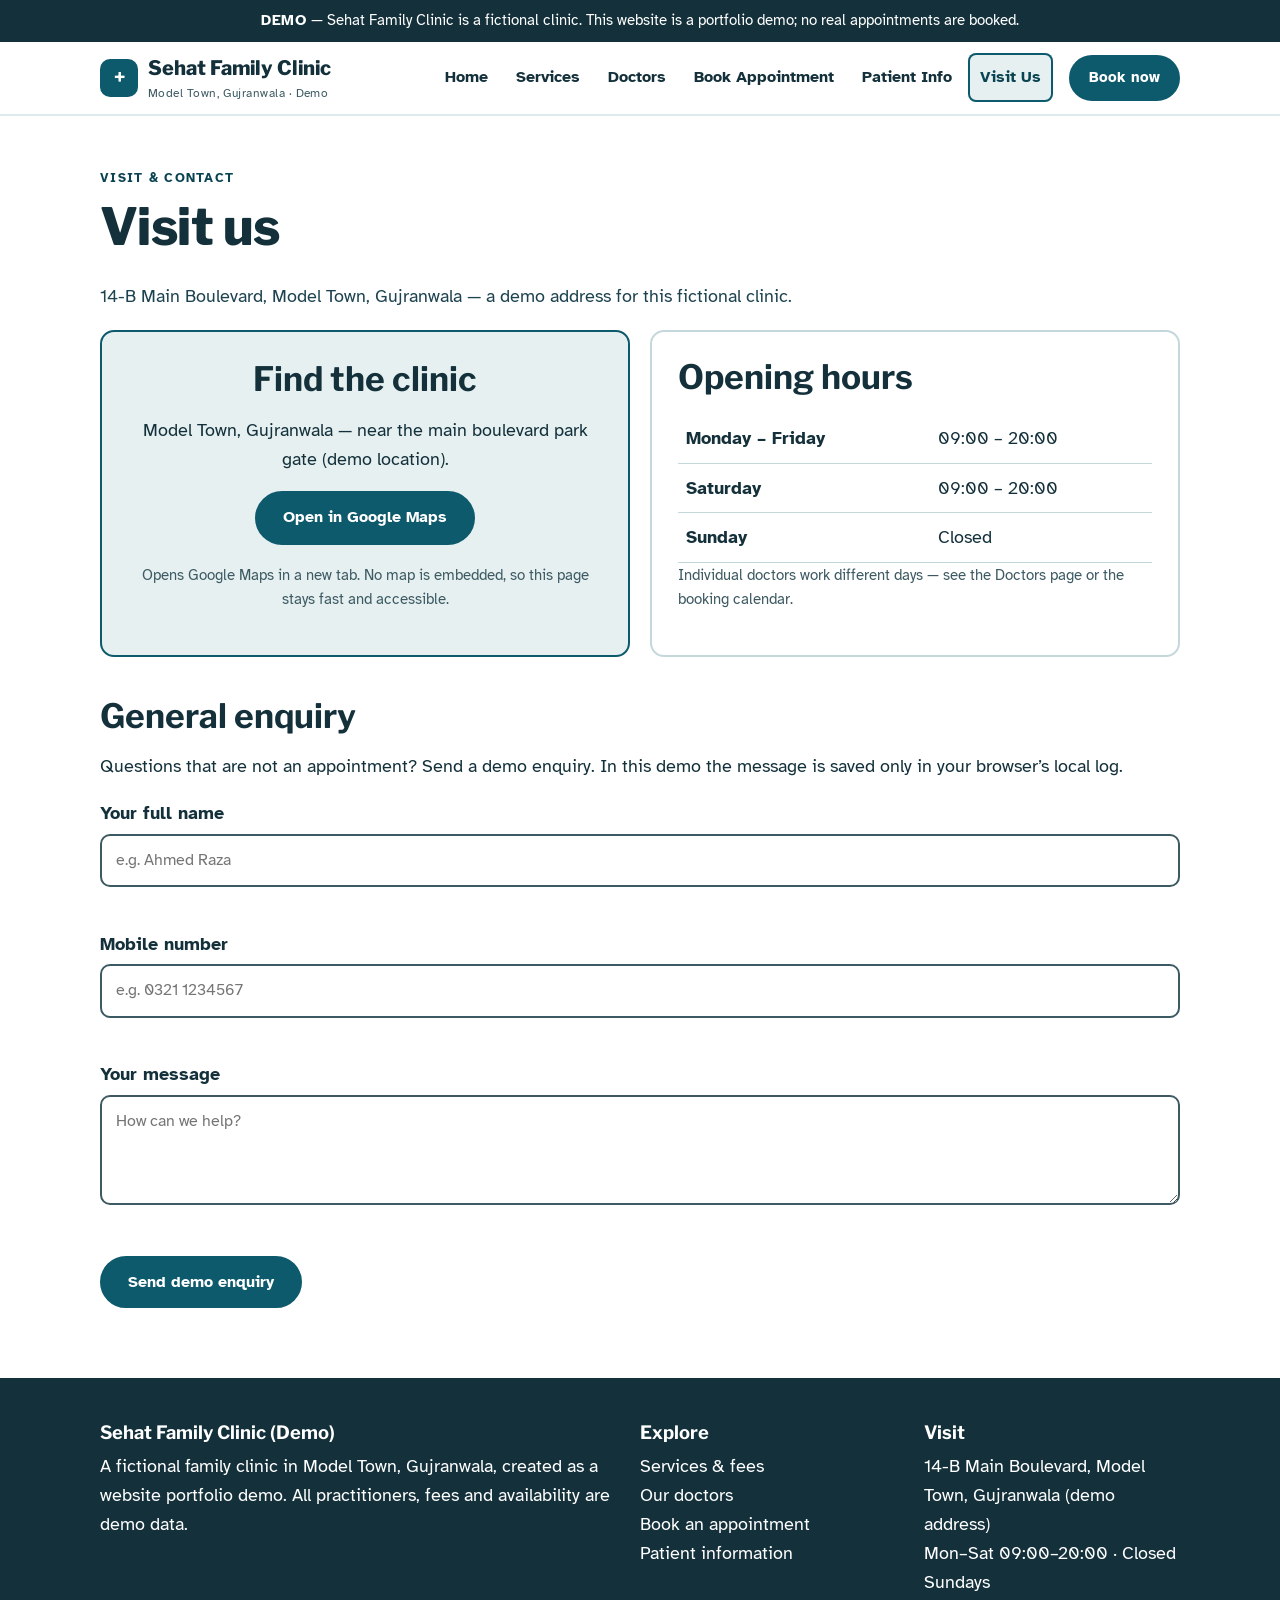
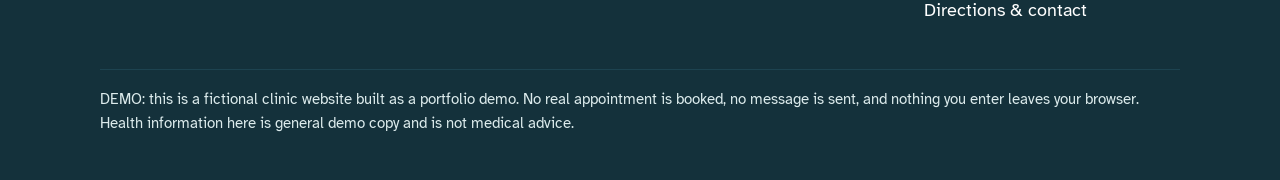
<file: visit.html>
<!DOCTYPE html>
<html lang="en">
<head>
<meta charset="UTF-8">
<meta name="viewport" content="width=device-width, initial-scale=1">
<title>Visit Us & Contact — Sehat Family Clinic (Demo)</title>
<meta name="description" content="Demo address, opening hours, directions link and a general enquiry form for the fictional Sehat Family Clinic, Gujranwala.">
<link rel="icon" href="assets/favicon.svg" type="image/svg+xml">
<link rel="stylesheet" href="assets/fonts/fonts.css">
<link rel="stylesheet" href="css/style.css">
<script>document.documentElement.classList.add('js');</script>
</head>
<body>
<a class="skip-link" href="#main">Skip to main content</a>
<div class="demo-ribbon"><strong>DEMO</strong> — Sehat Family Clinic is a fictional clinic. This website is a portfolio demo; no real appointments are booked.</div>
<header class="site-header"><div class="wrap header-in">
<a class="logo" href="index.html"><span class="logo-mark" aria-hidden="true">+</span><span>Sehat Family Clinic<small>Model Town, Gujranwala · Demo</small></span></a>
<nav class="main-nav" id="main-nav" aria-label="Main"><ul>
<li><a href="index.html">Home</a></li>
<li><a href="services.html">Services</a></li>
<li><a href="doctors.html">Doctors</a></li>
<li><a href="booking.html">Book Appointment</a></li>
<li><a href="info.html">Patient Info</a></li>
<li><a href="visit.html" aria-current="page">Visit Us</a></li>
</ul></nav>
<a class="btn small" href="booking.html">Book now</a>
<button class="nav-toggle" type="button" aria-expanded="false" aria-controls="main-nav" aria-label="Open menu"><svg viewBox="0 0 24 24" width="20" height="20" fill="none" stroke="currentColor" stroke-width="2.2" stroke-linecap="round" aria-hidden="true"><path d="M4 7h16M4 12h16M4 17h16"/></svg>Menu</button>
</div></header>
<main id="main">

<section class="section"><div class="wrap">
<p class="eyebrow">Visit &amp; contact</p><h1>Visit us</h1>
<p class="lede">14-B Main Boulevard, Model Town, Gujranwala — a demo address for this fictional clinic.</p>
<div class="grid cols-2">
<div class="map-panel reveal"><h2>Find the clinic</h2><p>Model Town, Gujranwala — near the main boulevard park gate (demo location).</p><p><a class="btn" href="https://www.google.com/maps/search/?api=1&amp;query=Model+Town+Gujranwala" target="_blank" rel="noopener">Open in Google Maps</a></p><p class="meta">Opens Google Maps in a new tab. No map is embedded, so this page stays fast and accessible.</p></div>
<div class="panel reveal"><h2>Opening hours</h2>
<table class="hours"><tr><th scope="row">Monday – Friday</th><td>09:00 – 20:00</td></tr><tr><th scope="row">Saturday</th><td>09:00 – 20:00</td></tr><tr><th scope="row">Sunday</th><td>Closed</td></tr></table>
<p class="meta">Individual doctors work different days — see the Doctors page or the booking calendar.</p></div>
</div>
<h2 style="margin-top:40px">General enquiry</h2>
<p>Questions that are not an appointment? Send a demo enquiry. In this demo the message is saved only in your browser’s local log.</p>
<form data-lead-form novalidate>
<div class="field"><label for="l-name">Your full name</label><input type="text" id="l-name" name="name" autocomplete="name" placeholder="e.g. Ahmed Raza"><p class="error-text" data-error-for="name" aria-live="polite"></p></div>
<div class="field"><label for="l-phone">Mobile number</label><input type="tel" id="l-phone" name="phone" autocomplete="tel" placeholder="e.g. 0321 1234567"><p class="error-text" data-error-for="phone" aria-live="polite"></p></div>
<div class="field"><label for="l-msg">Your message</label><textarea id="l-msg" name="message" placeholder="How can we help?"></textarea><p class="error-text" data-error-for="message" aria-live="polite"></p></div>
<p><button type="submit" class="btn">Send demo enquiry</button></p>
</form>
<div class="success" data-lead-success hidden></div>
</div></section>
</main>
<footer class="site-footer"><div class="wrap">
<div class="footer-grid">
<div><h3>Sehat Family Clinic (Demo)</h3><p>A fictional family clinic in Model Town, Gujranwala, created as a website portfolio demo. All practitioners, fees and availability are demo data.</p></div>
<div><h3>Explore</h3><p><a href="services.html">Services &amp; fees</a><br><a href="doctors.html">Our doctors</a><br><a href="booking.html">Book an appointment</a><br><a href="info.html">Patient information</a></p></div>
<div><h3>Visit</h3><p>14-B Main Boulevard, Model Town, Gujranwala (demo address)<br>Mon–Sat 09:00–20:00 · Closed Sundays<br><a href="visit.html">Directions &amp; contact</a></p></div>
</div>
<p class="footer-note">DEMO: this is a fictional clinic website built as a portfolio demo. No real appointment is booked, no message is sent, and nothing you enter leaves your browser. Health information here is general demo copy and is not medical advice.</p>
</div></footer>
<script src="js/data.js"></script>
<script src="js/logic.js"></script>
<script src="js/analytics.js"></script>
<script src="js/render.js"></script>
<script src="js/main.js"></script>
<script src="js/forms.js"></script>
</body>
</html>
</file>
<file: assets/fonts/fonts.css>
/* Self-hosted webfonts (Google Fonts, OFL) — downloaded 2026-11-22.
   Replaces the fonts.googleapis.com stylesheet so the design renders
   identically with or without external network access. */
/* latin */
@font-face {
  font-family: 'Atkinson Hyperlegible';
  font-style: italic;
  font-weight: 400;
  font-display: swap;
  src: url(./atkinson-hyperlegible-italic-latin-3dfb9b9a.woff2) format('woff2');
  unicode-range: U+0000-00FF, U+0131, U+0152-0153, U+02BB-02BC, U+02C6, U+02DA, U+02DC, U+0304, U+0308, U+0329, U+2000-206F, U+20AC, U+2122, U+2191, U+2193, U+2212, U+2215, U+FEFF, U+FFFD;
}
/* latin-ext */
@font-face {
  font-family: 'Atkinson Hyperlegible';
  font-style: italic;
  font-weight: 400;
  font-display: swap;
  src: url(./atkinson-hyperlegible-italic-latin-ext-5e93bb7c.woff2) format('woff2');
  unicode-range: U+0100-02BA, U+02BD-02C5, U+02C7-02CC, U+02CE-02D7, U+02DD-02FF, U+0304, U+0308, U+0329, U+1D00-1DBF, U+1E00-1E9F, U+1EF2-1EFF, U+2020, U+20A0-20AB, U+20AD-20C4, U+2113, U+2C60-2C7F, U+A720-A7FF;
}
/* latin */
@font-face {
  font-family: 'Atkinson Hyperlegible';
  font-style: normal;
  font-weight: 400;
  font-display: swap;
  src: url(./atkinson-hyperlegible-normal-latin-7cd82a7f.woff2) format('woff2');
  unicode-range: U+0000-00FF, U+0131, U+0152-0153, U+02BB-02BC, U+02C6, U+02DA, U+02DC, U+0304, U+0308, U+0329, U+2000-206F, U+20AC, U+2122, U+2191, U+2193, U+2212, U+2215, U+FEFF, U+FFFD;
}
/* latin-ext */
@font-face {
  font-family: 'Atkinson Hyperlegible';
  font-style: normal;
  font-weight: 400;
  font-display: swap;
  src: url(./atkinson-hyperlegible-normal-latin-ext-45959b6c.woff2) format('woff2');
  unicode-range: U+0100-02BA, U+02BD-02C5, U+02C7-02CC, U+02CE-02D7, U+02DD-02FF, U+0304, U+0308, U+0329, U+1D00-1DBF, U+1E00-1E9F, U+1EF2-1EFF, U+2020, U+20A0-20AB, U+20AD-20C4, U+2113, U+2C60-2C7F, U+A720-A7FF;
}
/* latin */
@font-face {
  font-family: 'Atkinson Hyperlegible';
  font-style: normal;
  font-weight: 700;
  font-display: swap;
  src: url(./atkinson-hyperlegible-normal-latin-fd943e6c.woff2) format('woff2');
  unicode-range: U+0000-00FF, U+0131, U+0152-0153, U+02BB-02BC, U+02C6, U+02DA, U+02DC, U+0304, U+0308, U+0329, U+2000-206F, U+20AC, U+2122, U+2191, U+2193, U+2212, U+2215, U+FEFF, U+FFFD;
}
/* latin-ext */
@font-face {
  font-family: 'Atkinson Hyperlegible';
  font-style: normal;
  font-weight: 700;
  font-display: swap;
  src: url(./atkinson-hyperlegible-normal-latin-ext-ab0f0265.woff2) format('woff2');
  unicode-range: U+0100-02BA, U+02BD-02C5, U+02C7-02CC, U+02CE-02D7, U+02DD-02FF, U+0304, U+0308, U+0329, U+1D00-1DBF, U+1E00-1E9F, U+1EF2-1EFF, U+2020, U+20A0-20AB, U+20AD-20C4, U+2113, U+2C60-2C7F, U+A720-A7FF;
}
/* latin */
@font-face {
  font-family: 'Libre Franklin';
  font-style: normal;
  font-weight: 600;
  font-display: swap;
  src: url(./libre-franklin-normal-latin-f2d133ce.woff2) format('woff2');
  unicode-range: U+0000-00FF, U+0131, U+0152-0153, U+02BB-02BC, U+02C6, U+02DA, U+02DC, U+0304, U+0308, U+0329, U+2000-206F, U+20AC, U+2122, U+2191, U+2193, U+2212, U+2215, U+FEFF, U+FFFD;
}
/* latin-ext */
@font-face {
  font-family: 'Libre Franklin';
  font-style: normal;
  font-weight: 600;
  font-display: swap;
  src: url(./libre-franklin-normal-latin-ext-84191387.woff2) format('woff2');
  unicode-range: U+0100-02BA, U+02BD-02C5, U+02C7-02CC, U+02CE-02D7, U+02DD-02FF, U+0304, U+0308, U+0329, U+1D00-1DBF, U+1E00-1E9F, U+1EF2-1EFF, U+2020, U+20A0-20AB, U+20AD-20C4, U+2113, U+2C60-2C7F, U+A720-A7FF;
}
/* latin */
@font-face {
  font-family: 'Libre Franklin';
  font-style: normal;
  font-weight: 700;
  font-display: swap;
  src: url(./libre-franklin-normal-latin-f2d133ce.woff2) format('woff2');
  unicode-range: U+0000-00FF, U+0131, U+0152-0153, U+02BB-02BC, U+02C6, U+02DA, U+02DC, U+0304, U+0308, U+0329, U+2000-206F, U+20AC, U+2122, U+2191, U+2193, U+2212, U+2215, U+FEFF, U+FFFD;
}
/* latin-ext */
@font-face {
  font-family: 'Libre Franklin';
  font-style: normal;
  font-weight: 700;
  font-display: swap;
  src: url(./libre-franklin-normal-latin-ext-84191387.woff2) format('woff2');
  unicode-range: U+0100-02BA, U+02BD-02C5, U+02C7-02CC, U+02CE-02D7, U+02DD-02FF, U+0304, U+0308, U+0329, U+1D00-1DBF, U+1E00-1E9F, U+1EF2-1EFF, U+2020, U+20A0-20AB, U+20AD-20C4, U+2113, U+2C60-2C7F, U+A720-A7FF;
}
/* latin */
@font-face {
  font-family: 'Libre Franklin';
  font-style: normal;
  font-weight: 800;
  font-display: swap;
  src: url(./libre-franklin-normal-latin-f2d133ce.woff2) format('woff2');
  unicode-range: U+0000-00FF, U+0131, U+0152-0153, U+02BB-02BC, U+02C6, U+02DA, U+02DC, U+0304, U+0308, U+0329, U+2000-206F, U+20AC, U+2122, U+2191, U+2193, U+2212, U+2215, U+FEFF, U+FFFD;
}
/* latin-ext */
@font-face {
  font-family: 'Libre Franklin';
  font-style: normal;
  font-weight: 800;
  font-display: swap;
  src: url(./libre-franklin-normal-latin-ext-84191387.woff2) format('woff2');
  unicode-range: U+0100-02BA, U+02BD-02C5, U+02C7-02CC, U+02CE-02D7, U+02DD-02FF, U+0304, U+0308, U+0329, U+1D00-1DBF, U+1E00-1E9F, U+1EF2-1EFF, U+2020, U+20A0-20AB, U+20AD-20C4, U+2113, U+2C60-2C7F, U+A720-A7FF;
}
</file>
<file: css/style.css>
/* Sehat Family Clinic (Demo) — "Clean Local" design system. WCAG AA mandatory: see BUILD-NOTES contrast table. */
:root{
  --bg:#FFFFFF; --surface:#F2F7F7; --tint:#E6F0F1; --tint-2:#DCEBEC;
  --ink:#14313B; --ink-2:#1D4350; --muted:#3D5A63;
  --accent:#0E5A6D; --accent-dark:#0A4351; --line:#C4D8DB;
  --error:#B3261E; --radius:14px;
  --font-body:"Atkinson Hyperlegible",system-ui,sans-serif;
  --font-display:"Libre Franklin",system-ui,sans-serif;
}
*{box-sizing:border-box}
html{scroll-behavior:smooth}
body{margin:0;font-family:var(--font-body);color:var(--ink);background:var(--bg);font-size:18px;line-height:1.6}
img{max-width:100%;display:block}
h1,h2,h3{font-family:var(--font-display);line-height:1.15;margin:0 0 .5em;color:var(--ink)}
h1{font-size:clamp(2rem,5vw,3.2rem);font-weight:800;letter-spacing:-.01em}
h2{font-size:clamp(1.5rem,3.4vw,2.1rem);font-weight:700}
h3{font-size:1.15rem;font-weight:700}
p{margin:0 0 1em}
a{color:var(--accent-dark);text-decoration:none;text-underline-offset:3px}
ul{list-style:none;margin:0;padding:0}
a:hover{color:var(--accent)}
:focus-visible{outline:3px solid var(--accent);outline-offset:3px;border-radius:4px}
.skip-link{position:absolute;left:12px;top:-60px;background:var(--ink);color:#fff;padding:12px 18px;z-index:99;border-radius:0 0 10px 10px}
.skip-link:focus{top:0;color:#fff}
.wrap{max-width:1120px;margin:0 auto;padding:0 20px}
.demo-ribbon{background:var(--ink);color:#fff;text-align:center;font-size:.92rem;padding:9px 16px}
.demo-ribbon strong{color:#fff;letter-spacing:.06em}
.site-header{background:var(--bg);border-bottom:2px solid var(--tint-2);position:sticky;top:0;z-index:40}
.header-in{display:flex;align-items:center;gap:16px;min-height:72px;flex-wrap:wrap}
.logo{font-family:var(--font-display);font-weight:800;font-size:1.25rem;color:var(--ink);text-decoration:none;display:flex;align-items:center;gap:10px}
.logo-mark{width:38px;height:38px;border-radius:10px;background:var(--accent);color:#fff;display:grid;place-items:center;font-size:1.2rem;flex:none}
.logo small{display:block;font-family:var(--font-body);font-weight:400;font-size:.72rem;color:var(--muted);letter-spacing:.04em}
.main-nav{margin-left:auto}
.main-nav ul{display:flex;gap:4px;list-style:none;margin:0;padding:0;flex-wrap:wrap}
.main-nav a{display:block;padding:12px 12px;min-height:44px;color:var(--ink);text-decoration:none;font-weight:700;font-size:.98rem;border-radius:8px}
.main-nav a:hover{background:var(--surface);color:var(--accent-dark)}
.main-nav a[aria-current="page"]{background:var(--tint);color:var(--accent-dark);box-shadow:inset 0 0 0 2px var(--accent)}
.nav-toggle{display:none;align-items:center;gap:8px;min-height:48px;padding:10px 18px;border:2px solid var(--line);border-radius:999px;background:#fff;color:var(--ink);font-family:var(--font-body);font-weight:700;font-size:1rem;cursor:pointer}
.nav-toggle svg{flex:none}
@media (max-width:768px){
  .nav-toggle{display:inline-flex;order:3}
  .header-in>.btn{order:2;margin-left:auto}
  .main-nav{display:none;order:4;flex-basis:100%;margin-left:0;padding:8px 0 14px}
  .main-nav.open{display:block}
  .main-nav ul{flex-direction:column;gap:2px;flex-wrap:nowrap}
  .main-nav a{width:100%}
}
.btn{display:inline-flex;align-items:center;justify-content:center;gap:8px;min-height:52px;padding:12px 26px;border-radius:999px;background:var(--accent);color:#fff;font-family:var(--font-body);font-weight:700;font-size:1rem;border:2px solid var(--accent);cursor:pointer;text-decoration:none;white-space:nowrap}
.btn:hover{background:var(--accent-dark);border-color:var(--accent-dark);color:#fff}
.btn.secondary{background:#fff;color:var(--accent-dark)}
.btn.secondary:hover{background:var(--tint)}
.btn.small{min-height:46px;padding:8px 18px;font-size:.95rem}
.btn[disabled]{opacity:.55;cursor:not-allowed}
.hero{background:var(--surface);padding:48px 0}
.hero-grid{display:grid;grid-template-columns:1fr 1fr;gap:36px;align-items:center}
.hero-grid>*{min-width:0}
.hero-img{border-radius:var(--radius);overflow:hidden}
.hero-img img{width:100%;height:100%;object-fit:cover;aspect-ratio:3/2}
@keyframes kenburns{from{transform:scale(1)}to{transform:scale(1.06)}}
.hero-img img{animation:kenburns 18s ease-in-out infinite alternate}
.lede{font-size:1.15rem;color:var(--ink-2)}
.eyebrow{font-weight:700;letter-spacing:.1em;text-transform:uppercase;font-size:.8rem;color:var(--accent-dark);margin-bottom:10px}
.trust-row{display:flex;gap:10px;flex-wrap:wrap;margin:18px 0}
.trust-chip{background:#fff;border:2px solid var(--line);border-radius:999px;padding:8px 14px;font-size:.92rem;font-weight:700;color:var(--ink)}
.section{padding:52px 0}
.section.alt{background:var(--surface)}
.grid{display:grid;gap:20px}
.grid.cols-2{grid-template-columns:repeat(2,1fr)}
.grid.cols-3{grid-template-columns:repeat(3,1fr)}
.grid.cols-4{grid-template-columns:repeat(4,1fr)}
.grid>*{min-width:0}
.card{background:#fff;border:2px solid var(--line);border-radius:var(--radius);overflow:hidden;display:flex;flex-direction:column}
.card-body{padding:20px;display:flex;flex-direction:column;gap:8px;flex:1}
.card-img{height:210px;overflow:hidden;flex:none}
.card-img img{width:100%;height:100%;object-fit:cover}
.card-img.tall{height:320px}
.card-img.tall img{object-position:top center}
.price{font-family:var(--font-display);font-weight:800;color:var(--accent-dark);font-size:1.15rem}
.meta{color:var(--muted);font-size:.95rem}
.badge{display:inline-block;background:var(--tint);color:var(--accent-dark);border-radius:999px;padding:4px 12px;font-size:.82rem;font-weight:700;align-self:flex-start}
.chips{display:flex;gap:10px;flex-wrap:wrap;margin:0 0 24px}
.chip{min-height:46px;padding:10px 18px;border-radius:999px;border:2px solid var(--accent);background:#fff;color:var(--accent-dark);font:inherit;font-weight:700;font-size:.95rem;cursor:pointer}
.chip[aria-pressed="true"]{background:var(--accent);color:#fff}
.field{margin-bottom:18px}
.field label{display:block;font-weight:700;margin-bottom:6px}
.field input,.field select,.field textarea{width:100%;min-height:52px;padding:12px 14px;font:inherit;font-size:16px;color:var(--ink);background:#fff;border:2px solid var(--muted);border-radius:10px}
.field textarea{min-height:110px}
.field input:focus,.field select:focus,.field textarea:focus{outline:3px solid var(--accent);outline-offset:1px;border-color:var(--accent-dark)}
.field .hint{font-size:.9rem;color:var(--muted);margin-top:4px}
.error-text{color:var(--error);font-weight:700;font-size:.95rem;margin-top:6px;min-height:1.2em}
.pick-grid{display:grid;grid-template-columns:repeat(2,1fr);gap:14px}
.pick-grid>*{min-width:0}
.pick{position:relative;border:2px solid var(--line);border-radius:var(--radius);padding:16px;background:#fff;cursor:pointer;display:block}
.pick input{position:absolute;opacity:0;width:1px;height:1px}
.pick:has(input:checked){border-color:var(--accent);background:var(--tint);box-shadow:inset 0 0 0 1px var(--accent)}
.pick:focus-within{outline:3px solid var(--accent);outline-offset:3px}
.pick .pick-name{font-weight:700;font-family:var(--font-display)}
.slot-grid{display:flex;flex-wrap:wrap;gap:10px}
.slot{min-width:92px;min-height:48px;padding:10px 14px;border-radius:10px;border:2px solid var(--accent);background:#fff;color:var(--accent-dark);font:inherit;font-weight:700;cursor:pointer}
.slot[aria-pressed="true"]{background:var(--accent);color:#fff}
.slot[disabled]{border-color:var(--line);color:var(--muted);background:var(--surface);text-decoration:line-through;cursor:not-allowed}
.steps{display:flex;gap:8px;flex-wrap:wrap;list-style:none;padding:0;margin:0 0 26px}
.steps li{padding:8px 14px;border-radius:999px;background:var(--surface);border:2px solid var(--line);font-weight:700;font-size:.92rem}
.steps li[aria-current="step"]{background:var(--tint);border-color:var(--accent);color:var(--accent-dark)}
.panel{background:#fff;border:2px solid var(--line);border-radius:var(--radius);padding:26px}
.panel.dark{background:var(--ink);color:#fff}
.panel.dark h2,.panel.dark h3{color:#fff}
.panel.dark a{color:#fff}
.notice{background:var(--tint);border:2px solid var(--accent);border-radius:var(--radius);padding:18px 20px}
.success{background:var(--tint);border:2px solid var(--accent);border-radius:var(--radius);padding:26px}
table.hours{width:100%;border-collapse:collapse}
table.hours th,table.hours td{padding:10px 8px;border-bottom:1px solid var(--line);text-align:left}
.map-panel{background:var(--tint);border:2px solid var(--accent);border-radius:var(--radius);padding:28px;text-align:center}
.faq-item{border:2px solid var(--line);border-radius:var(--radius);padding:18px 20px;background:#fff}
.site-footer{background:var(--ink);color:#fff;padding:44px 0 30px;margin-top:0}
.site-footer h3{color:#fff}
.site-footer a{color:#fff}
.footer-grid{display:grid;grid-template-columns:2fr 1fr 1fr;gap:28px}
.footer-grid>*{min-width:0}
.footer-note{border-top:1px solid var(--ink-2);margin-top:26px;padding-top:18px;font-size:.92rem;color:#DCEBEC}
/* Reveal: opacity is NEVER gated (v3 pattern) — content is fully visible at all
   times; the IO + 2s fallback in main.js only settle a gentle position rise, so
   no section or photo can render blank at any scroll speed. */
.js .reveal{transform:translateY(14px);transition:transform .55s ease}
.js .reveal.in{transform:none}
@media (prefers-reduced-motion: reduce){
  html{scroll-behavior:auto}
  .js .reveal{opacity:1;transform:none;transition:none}
  .hero-img img{animation:none}
}
@media (max-width:900px){.grid.cols-4{grid-template-columns:repeat(2,1fr)}.grid.cols-3{grid-template-columns:1fr 1fr}.footer-grid{grid-template-columns:1fr 1fr}}
@media (max-width:640px){
  .hero-grid,.grid.cols-2,.grid.cols-3,.grid.cols-4,.pick-grid,.footer-grid{grid-template-columns:1fr}
  .hero{padding:32px 0}.section{padding:38px 0}
  .header-in{min-height:64px}.main-nav{margin-left:0}
  body{font-size:17px}
}
/* === PREMIUM UPGRADE 2026-11-22 (Clinic) ===
   P7: cross-document View Transitions where supported, graceful without. */
@view-transition{navigation:auto}
@media (prefers-reduced-motion:reduce){@view-transition{navigation:none}}
/* P5: hero scrubbed photo sequence — frames 2/3 are stacked over frame 1 and
   stay invisible until GSAP scrubs them in; no-JS / reduced-motion visitors
   simply see frame 1, complete. Decorative duplicates (aria-hidden). */
.hero-img{position:relative}
.hero-frame{width:100%;height:100%;object-fit:cover;aspect-ratio:3/2}
.hero-frame:not(.is-first){position:absolute;inset:0;opacity:0;animation:none}
/* Animated numbers block (Aventura pattern) — final figures are the HTML
   text itself, so no-JS and reduced-motion read the completed block. */
.stats-band{background:var(--tint)}
.stats-grid{display:grid;grid-template-columns:repeat(4,1fr);gap:20px;margin-top:26px}
.stats-grid>*{min-width:0}
.stat{background:#fff;border:2px solid var(--line);border-radius:var(--radius);padding:22px 20px}
.stat-num{display:block;font-family:var(--font-display);font-weight:800;font-size:clamp(2.4rem,5.5vw,3.6rem);line-height:1;color:var(--accent-dark)}
.stat-label{display:block;margin-top:8px;font-weight:700;color:var(--ink-2)}
@media (max-width:900px){.stats-grid{grid-template-columns:repeat(2,1fr)}}
@media (max-width:480px){.stats-grid{grid-template-columns:1fr}}
/* Services slider (Swiper, services page only). Until Swiper initialises —
   and permanently for no-JS / reduced-motion — the wrapper is a plain grid
   in the site's own card system, so every service is visible and complete. */
.svc-swiper{margin:6px 0 8px}
.svc-swiper:not(.swiper-initialized) .swiper-wrapper{display:grid;grid-template-columns:repeat(3,1fr);gap:20px;transform:none!important}
.svc-swiper:not(.swiper-initialized) .swiper-slide{width:auto!important;height:auto}
.svc-swiper .swiper-slide{height:auto;display:flex}
.svc-swiper .card{flex:1;width:100%}
@media (max-width:900px){.svc-swiper:not(.swiper-initialized) .swiper-wrapper{grid-template-columns:repeat(2,1fr)}}
@media (max-width:640px){.svc-swiper:not(.swiper-initialized) .swiper-wrapper{grid-template-columns:1fr}}
.svc-controls{display:flex;align-items:center;gap:14px;margin:14px 0 30px;flex-wrap:wrap}
.svc-btn{width:52px;height:52px;flex:none;border-radius:999px;border:2px solid var(--accent);background:#fff;color:var(--accent-dark);font-size:1.35rem;font-weight:700;cursor:pointer;display:grid;place-items:center}
.svc-btn:hover{background:var(--tint)}
.svc-btn.swiper-button-disabled{opacity:.45;cursor:not-allowed}
.svc-pagination{position:static;width:auto!important}
.svc-pagination .swiper-pagination-bullet{width:12px;height:12px;background:var(--accent);opacity:.35}
.svc-pagination .swiper-pagination-bullet-active{opacity:1;background:var(--accent-dark)}
</file>
